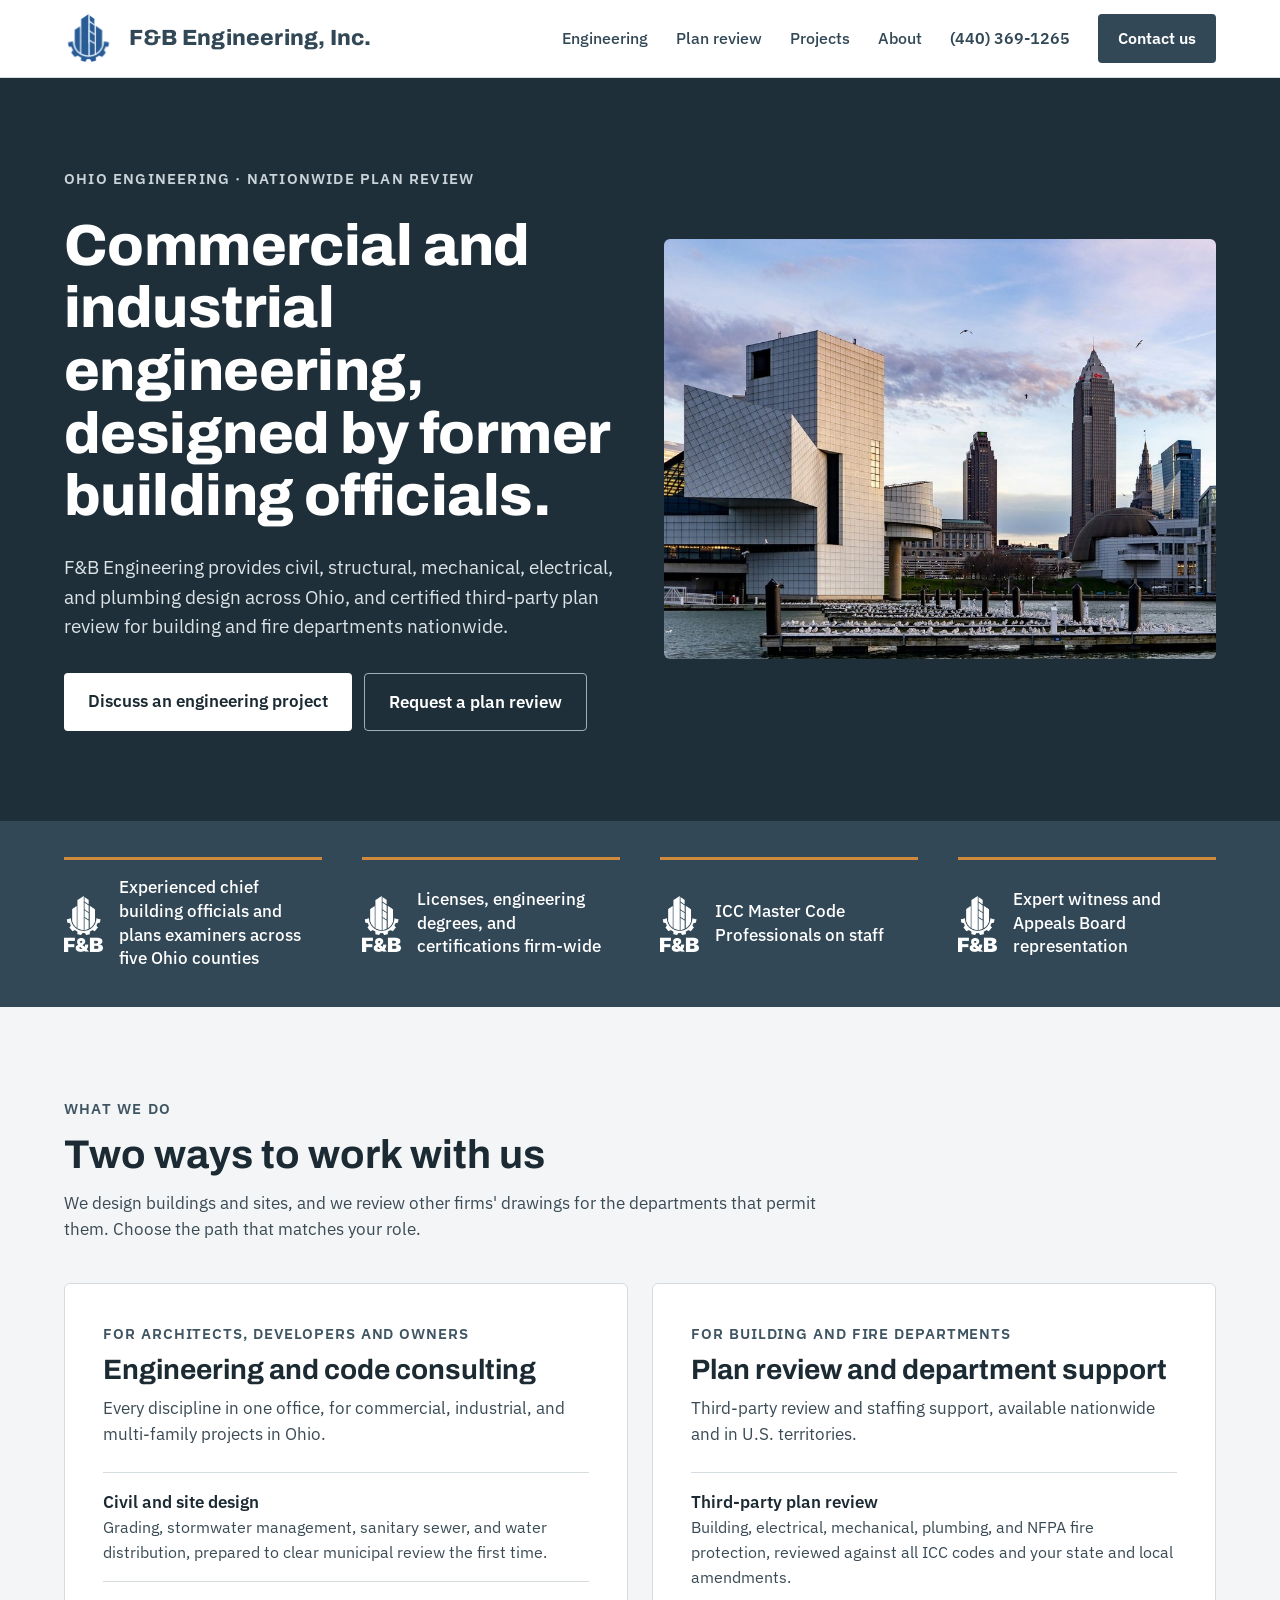
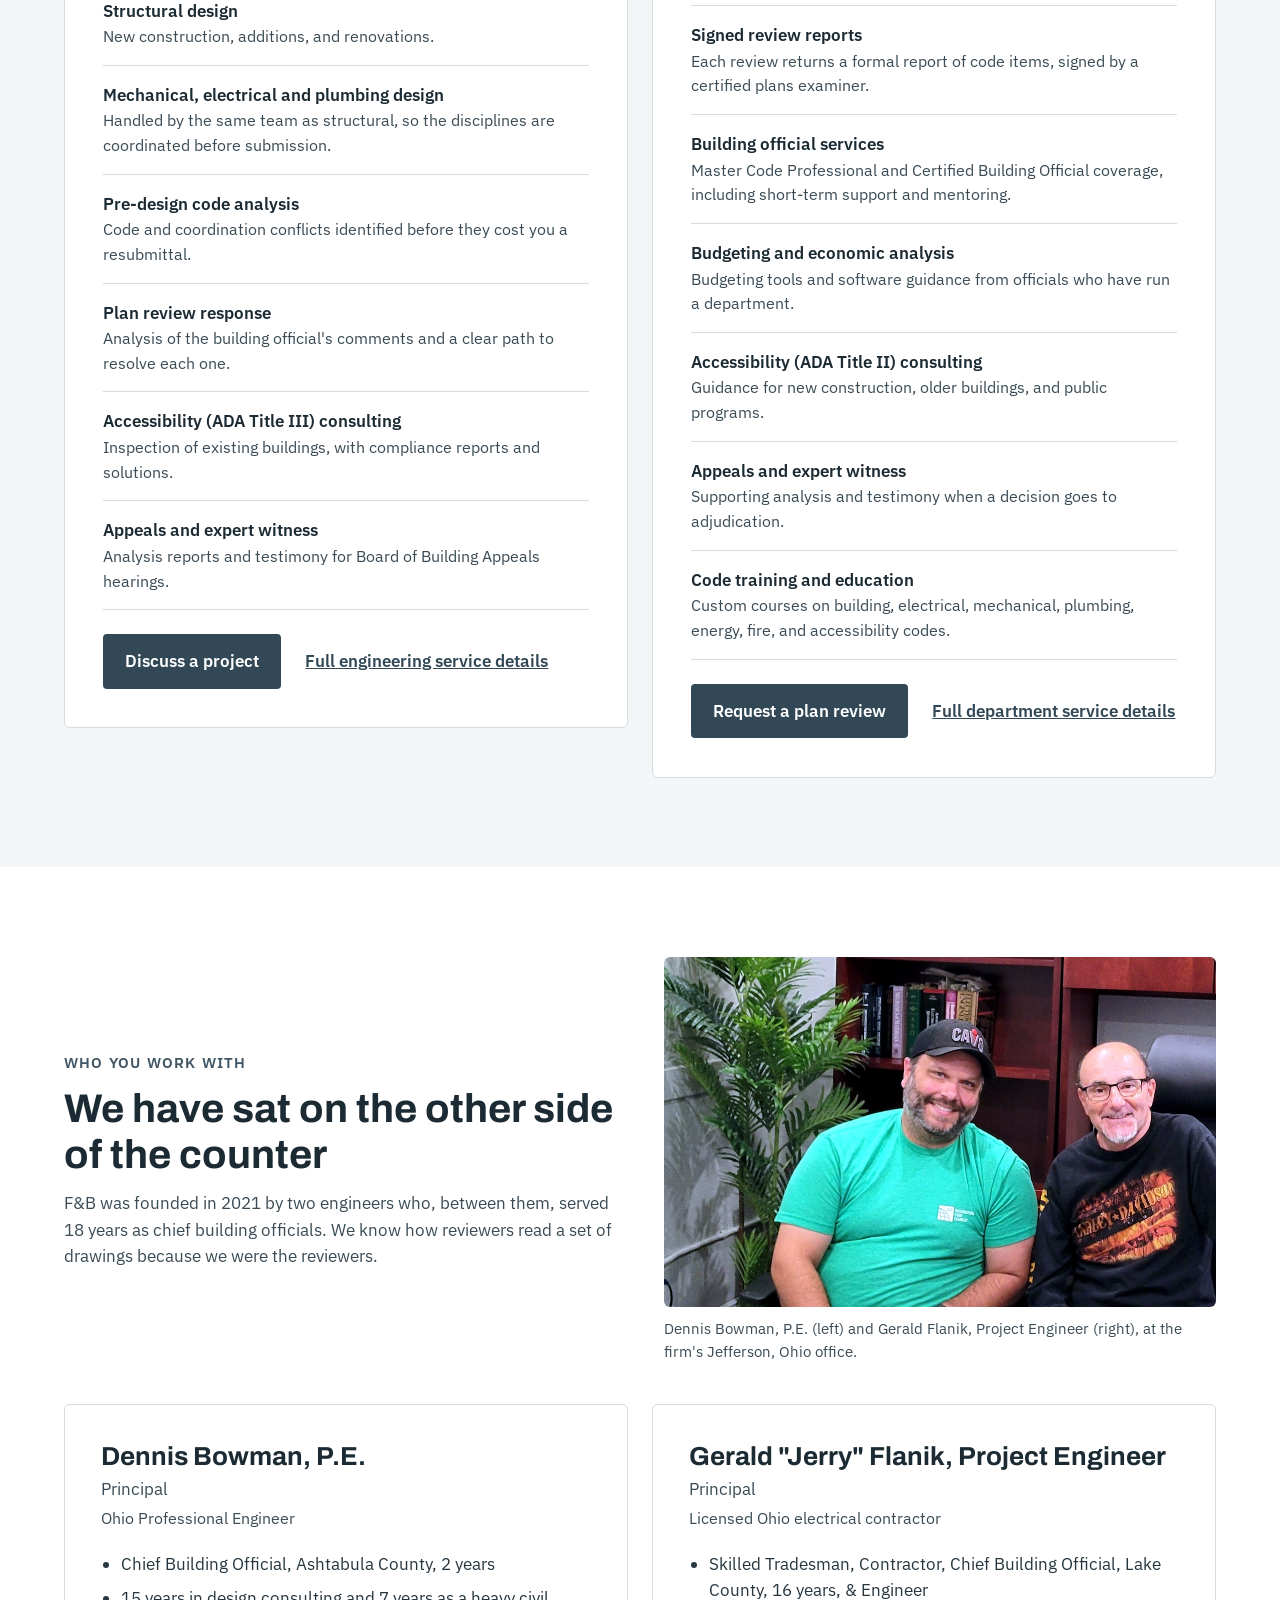
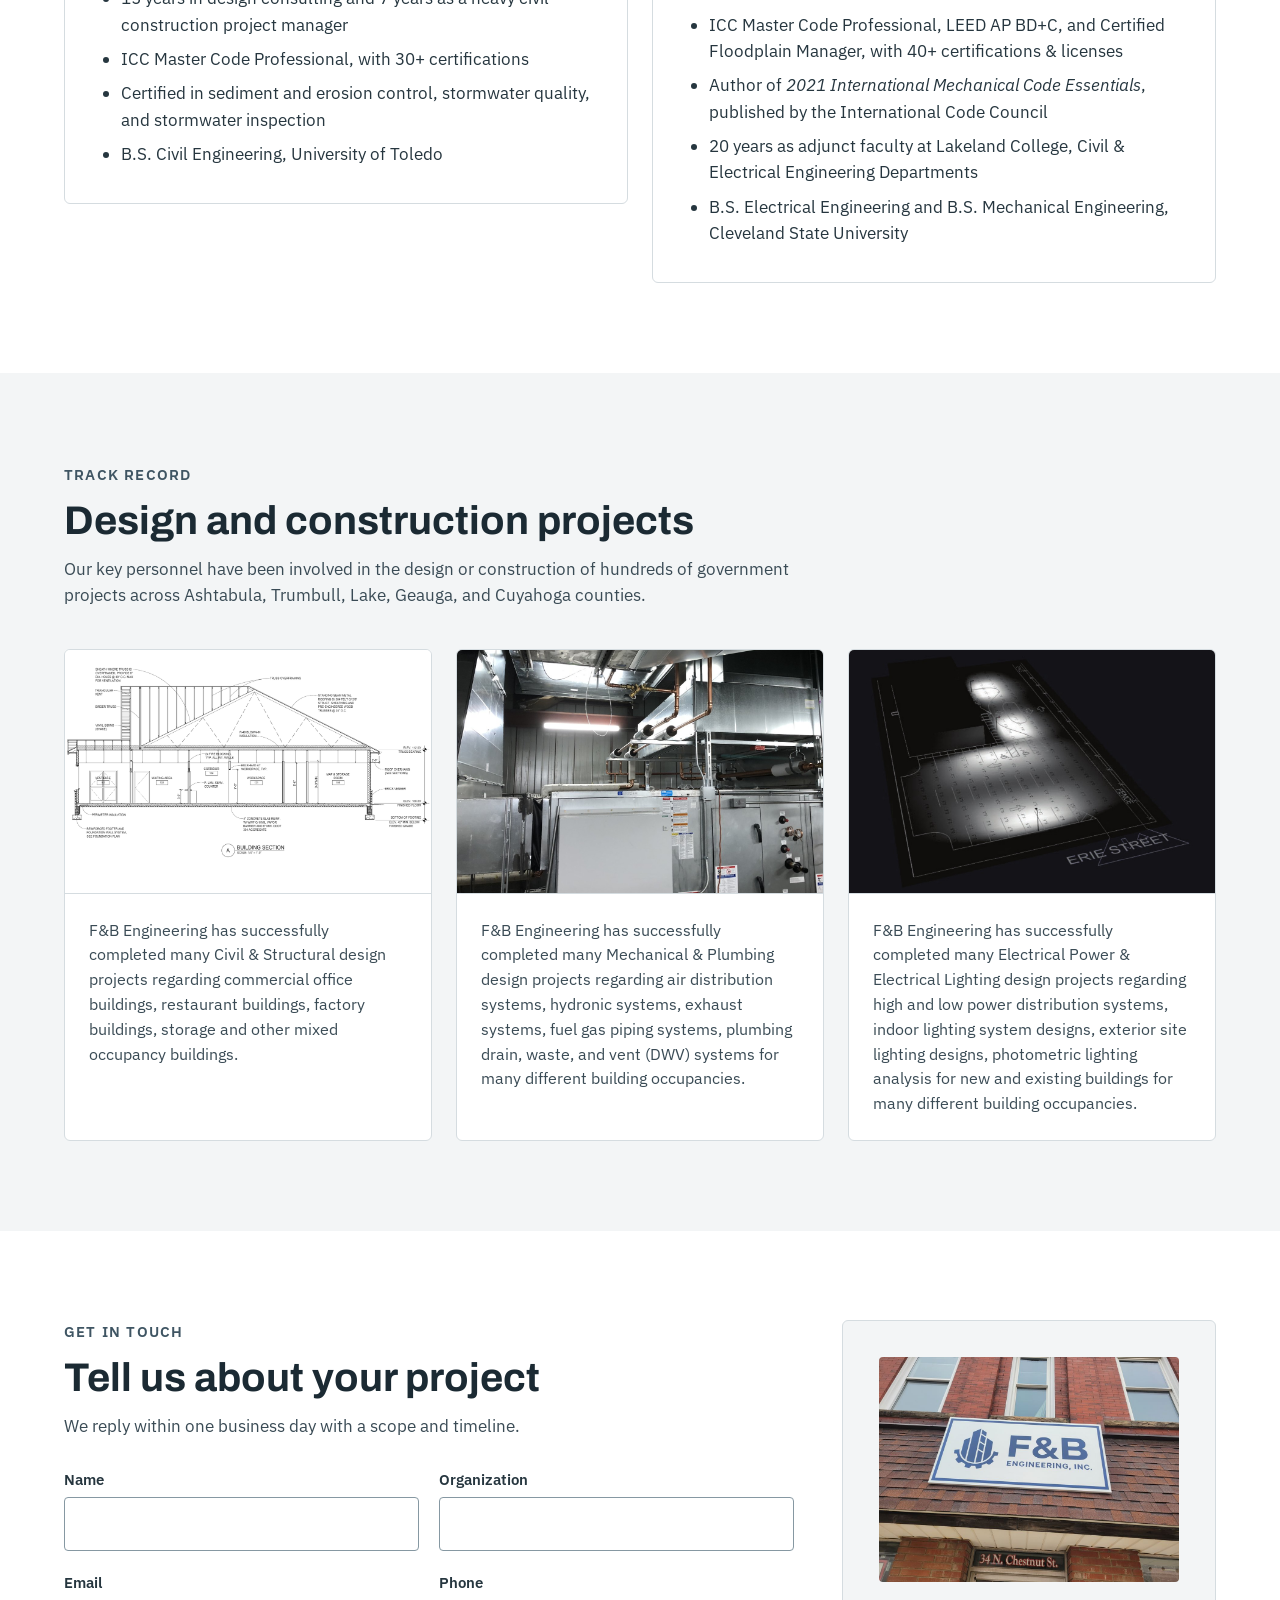
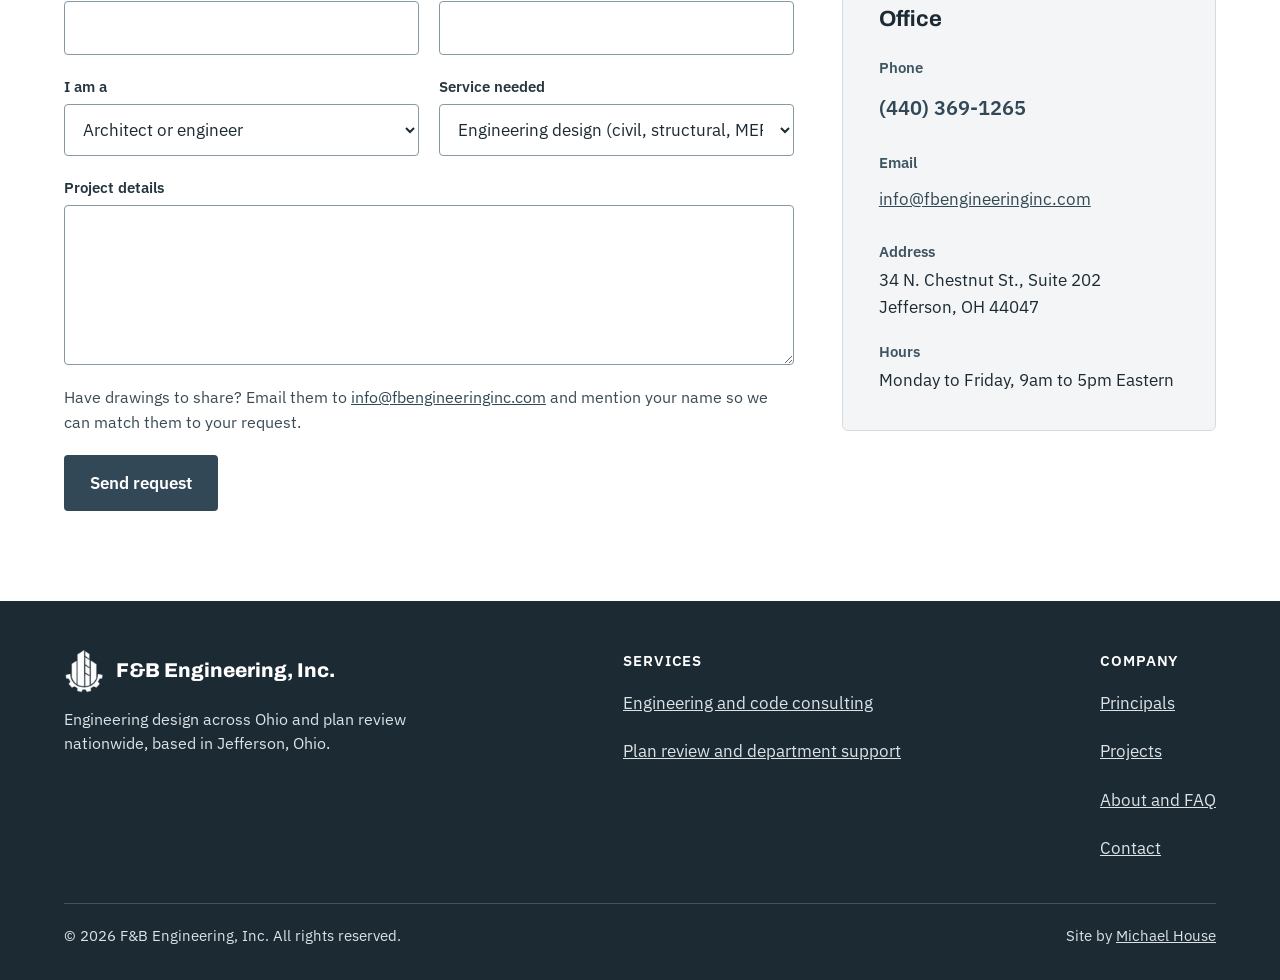
<file: index.html>
<!DOCTYPE html>
<html lang="en">
<head>
<meta charset="utf-8">
<meta name="viewport" content="width=device-width, initial-scale=1">
<title>F&amp;B Engineering, Inc. | Ohio Engineering and Nationwide Plan Review</title>
<meta name="description" content="Civil, structural, mechanical, electrical, and plumbing design across Ohio, and certified third-party plan review for building and fire departments nationwide. Founded by two former chief building officials.">
<meta name="theme-color" content="#1F2F39">
<link rel="canonical" href="https://www.fbengineeringinc.com/">
<meta property="og:type" content="website">
<meta property="og:site_name" content="F&amp;B Engineering, Inc.">
<meta property="og:title" content="F&amp;B Engineering, Inc. | Ohio Engineering and Nationwide Plan Review">
<meta property="og:description" content="Civil, structural, mechanical, electrical, and plumbing design across Ohio, and certified third-party plan review for building and fire departments nationwide. Founded by two former chief building officials.">
<meta property="og:url" content="https://www.fbengineeringinc.com/">
<meta property="og:image" content="https://www.fbengineeringinc.com/og-image.jpg">
<meta property="og:image:width" content="1200">
<meta property="og:image:height" content="630">
<meta property="og:image:alt" content="F&amp;B Engineering, Inc. Ohio engineering and nationwide plan review.">
<meta name="twitter:card" content="summary_large_image">
<meta name="twitter:title" content="F&amp;B Engineering, Inc. | Ohio Engineering and Nationwide Plan Review">
<meta name="twitter:description" content="Civil, structural, mechanical, electrical, and plumbing design across Ohio, and certified third-party plan review for building and fire departments nationwide. Founded by two former chief building officials.">
<meta name="twitter:image" content="https://www.fbengineeringinc.com/og-image.jpg">
<meta name="robots" content="index, follow">
<link rel="icon" type="image/png" sizes="32x32" href="images/favicon-32.png">
<link rel="apple-touch-icon" sizes="180x180" href="images/apple-touch-icon.png">
<link rel="preconnect" href="https://fonts.googleapis.com">
<link rel="preconnect" href="https://fonts.gstatic.com" crossorigin>
<link rel="stylesheet" href="https://fonts.googleapis.com/css2?family=Archivo:wght@500;600;700;800&amp;family=IBM+Plex+Sans:wght@400;500;600&amp;display=swap">
<link rel="stylesheet" href="css/site.css">
<script type="application/ld+json">{"@context":"https://schema.org","@type":"ProfessionalService","name":"F&B Engineering","legalName":"F&B Engineering, Inc.","description":"Civil, structural, mechanical, electrical, and plumbing design across Ohio, and certified third-party plan review for building and fire departments nationwide.","foundingDate":"2021","url":"https://www.fbengineeringinc.com/","image":"https://www.fbengineeringinc.com/og-image.jpg","telephone":"+1-440-369-1265","email":"info@fbengineeringinc.com","address":{"@type":"PostalAddress","streetAddress":"34 N. Chestnut St., Suite 202","addressLocality":"Jefferson","addressRegion":"OH","postalCode":"44047","addressCountry":"US"},"areaServed":[{"@type":"State","name":"Ohio"},{"@type":"Country","name":"United States"}],"priceRange":"$$","openingHoursSpecification":{"@type":"OpeningHoursSpecification","dayOfWeek":["Monday","Tuesday","Wednesday","Thursday","Friday"],"opens":"09:00","closes":"17:00"}}</script>
</head>
<body>
<a class="skip" href="#main">Skip to main content</a>

<header class="site-header">
<div class="bar">
<a class="brand" href="#top">
<img src="images/logo-blue.png" alt="" width="53" height="48">
<span>F&amp;B Engineering, Inc.</span>
</a>
<nav class="nav" aria-label="Main">
<a href="#engineering">Engineering</a>
<a href="#plan-review">Plan review</a>
<a href="#projects">Projects</a>
<a href="#principals">About</a>
<a href="tel:+14403691265" class="tel">(440) 369-1265</a>
<a class="btn" href="#contact">Contact us</a>
</nav>
</div>
</header>

<main id="main">

<section id="top" class="hero">
<div class="hero-grid">
<div class="hero-copy">
<div class="eyebrow">Ohio engineering · Nationwide plan review</div>
<h1>Commercial and industrial engineering, designed by former building officials.</h1>
<p>F&amp;B Engineering provides civil, structural, mechanical, electrical, and plumbing design across Ohio, and certified third-party plan review for building and fire departments nationwide.</p>
<div class="hero-actions">
<a class="btn btn-light" href="#contact">Discuss an engineering project</a>
<a class="btn btn-outline" href="#contact">Request a plan review</a>
</div>
</div>
<img class="hero-photo" src="images/hero-cleveland.jpg" alt="Cleveland, Ohio skyline across the water" width="1600" height="700" fetchpriority="high">
</div>
</section>

<section class="glance" aria-label="Firm at a glance">
<ul>
<li><img src="images/fb-mark-white.png" alt="" width="39" height="56">Experienced chief building officials and plans examiners across five Ohio counties</li>
<li><img src="images/fb-mark-white.png" alt="" width="39" height="56">Licenses, engineering degrees, and certifications firm-wide</li>
<li><img src="images/fb-mark-white.png" alt="" width="39" height="56">ICC Master Code Professionals on staff</li>
<li><img src="images/fb-mark-white.png" alt="" width="39" height="56">Expert witness and Appeals Board representation</li>
</ul>
</section>

<section class="section alt">
<div class="inner">
<div class="intro">
<div class="eyebrow">What we do</div>
<h2>Two ways to work with us</h2>
<p>We design buildings and sites, and we review other firms' drawings for the departments that permit them. Choose the path that matches your role.</p>
</div>
<div class="cols">

<article id="engineering" class="card">
<div class="card-head">
<div class="eyebrow">For architects, developers and owners</div>
<h3>Engineering and code consulting</h3>
<p>Every discipline in one office, for commercial, industrial, and multi-family projects in Ohio.</p>
</div>
<ul class="rows">
<li><strong>Civil and site design</strong><span>Grading, stormwater management, sanitary sewer, and water distribution, prepared to clear municipal review the first time.</span></li>
<li><strong>Structural design</strong><span>New construction, additions, and renovations.</span></li>
<li><strong>Mechanical, electrical and plumbing design</strong><span>Handled by the same team as structural, so the disciplines are coordinated before submission.</span></li>
<li><strong>Pre-design code analysis</strong><span>Code and coordination conflicts identified before they cost you a resubmittal.</span></li>
<li><strong>Plan review response</strong><span>Analysis of the building official's comments and a clear path to resolve each one.</span></li>
<li><strong>Accessibility (ADA Title III) consulting</strong><span>Inspection of existing buildings, with compliance reports and solutions.</span></li>
<li><strong>Appeals and expert witness</strong><span>Analysis reports and testimony for Board of Building Appeals hearings.</span></li>
</ul>
<div class="card-actions">
<a class="btn" href="#contact">Discuss a project</a>
<a class="more" href="engineering.html">Full engineering service details</a>
</div>
</article>

<article id="plan-review" class="card">
<div class="card-head">
<div class="eyebrow">For building and fire departments</div>
<h3>Plan review and department support</h3>
<p>Third-party review and staffing support, available nationwide and in U.S. territories.</p>
</div>
<ul class="rows">
<li><strong>Third-party plan review</strong><span>Building, electrical, mechanical, plumbing, and NFPA fire protection, reviewed against all ICC codes and your state and local amendments.</span></li>
<li><strong>Signed review reports</strong><span>Each review returns a formal report of code items, signed by a certified plans examiner.</span></li>
<li><strong>Building official services</strong><span>Master Code Professional and Certified Building Official coverage, including short-term support and mentoring.</span></li>
<li><strong>Budgeting and economic analysis</strong><span>Budgeting tools and software guidance from officials who have run a department.</span></li>
<li><strong>Accessibility (ADA Title II) consulting</strong><span>Guidance for new construction, older buildings, and public programs.</span></li>
<li><strong>Appeals and expert witness</strong><span>Supporting analysis and testimony when a decision goes to adjudication.</span></li>
<li><strong>Code training and education</strong><span>Custom courses on building, electrical, mechanical, plumbing, energy, fire, and accessibility codes.</span></li>
</ul>
<div class="card-actions">
<a class="btn" href="#contact">Request a plan review</a>
<a class="more" href="plan-review.html">Full department service details</a>
</div>
</article>

</div>
</div>
</section>

<section id="principals" class="section">
<div class="inner">
<div class="duo">
<div class="intro">
<div class="eyebrow">Who you work with</div>
<h2>We have sat on the other side of the counter</h2>
<p>F&amp;B was founded in 2021 by two engineers who, between them, served 18 years as chief building officials. We know how reviewers read a set of drawings because we were the reviewers.</p>
</div>
<figure>
<img src="images/fbe-principals-photo.jpg" alt="Dennis Bowman, P.E. (left) and Gerald Flanik, Project Engineer (right), at the firm's office in Jefferson, Ohio" width="1100" height="698" loading="lazy">
<figcaption>Dennis Bowman, P.E. (left) and Gerald Flanik, Project Engineer (right), at the firm's Jefferson, Ohio office.</figcaption>
</figure>
</div>
<div class="cols">

<article class="bio">
<div class="bio-head">
<div class="bio-id">
<h3>Dennis Bowman, P.E.</h3>
<p>Principal</p>
<p class="lic">Ohio Professional Engineer</p>
</div>
</div>
<ul>
<li>Chief Building Official, Ashtabula County, 2 years</li>
<li>15 years in design consulting and 7 years as a heavy civil construction project manager</li>
<li>ICC Master Code Professional, with 30+ certifications</li>
<li>Certified in sediment and erosion control, stormwater quality, and stormwater inspection</li>
<li>B.S. Civil Engineering, University of Toledo</li>
</ul>
</article>

<article class="bio">
<div class="bio-head">
<div class="bio-id">
<h3>Gerald "Jerry" Flanik, Project Engineer</h3>
<p>Principal</p>
<p class="lic">Licensed Ohio electrical contractor</p>
</div>
</div>
<ul>
<li>Skilled Tradesman, Contractor, Chief Building Official, Lake County, 16 years, &amp; Engineer</li>
<li>ICC Master Code Professional, LEED AP BD+C, and Certified Floodplain Manager, with 40+ certifications &amp; licenses</li>
<li>Author of <em>2021 International Mechanical Code Essentials</em>, published by the International Code Council</li>
<li>20 years as adjunct faculty at Lakeland College, Civil &amp; Electrical Engineering Departments</li>
<li>B.S. Electrical Engineering and B.S. Mechanical Engineering, Cleveland State University</li>
</ul>
</article>

</div>
</div>
</section>

<section id="projects" class="section alt">
<div class="inner">
<div class="intro">
<div class="eyebrow">Track record</div>
<h2>Design and construction projects</h2>
<p>Our key personnel have been involved in the design or construction of hundreds of government projects across Ashtabula, Trumbull, Lake, Geauga, and Cuyahoga counties.</p>
</div>
<div class="tiles">
<article class="tile">
<img src="images/project-civil-structural.png" alt="Building section drawing of a single-story office building with wood roof trusses" width="1200" height="800" loading="lazy">
<p>F&amp;B Engineering has successfully completed many Civil &amp; Structural design projects regarding commercial office buildings, restaurant buildings, factory buildings, storage and other mixed occupancy buildings.</p>
</article>
<article class="tile">
<img src="images/project-mechanical-plumbing.jpg" alt="Mechanical room with air handling units, ductwork, and copper hydronic piping" width="1200" height="800" loading="lazy">
<p>F&amp;B Engineering has successfully completed many Mechanical &amp; Plumbing design projects regarding air distribution systems, hydronic systems, exhaust systems, fuel gas piping systems, plumbing drain, waste, and vent (DWV) systems for many different building occupancies.</p>
</article>
<article class="tile">
<img src="images/project-electrical-lighting.jpg" alt="Site lighting rendering of a parking lot along Erie Street, showing calculated light levels" width="1200" height="800" loading="lazy">
<p>F&amp;B Engineering has successfully completed many Electrical Power &amp; Electrical Lighting design projects regarding high and low power distribution systems, indoor lighting system designs, exterior site lighting designs, photometric lighting analysis for new and existing buildings for many different building occupancies.</p>
</article>
</div>
<template id="featured-projects">
<h3 class="subhead">Selected projects</h3>
<div class="tiles">
<article class="tile">
<img src="images/REPLACE.jpg" alt="" width="1200" height="800" loading="lazy">
<div class="tile-body">
<div class="eyebrow">Client or municipality</div>
<h4>Project name</h4>
<p>Scope: disciplines, building type, size</p>
<p>Result: review cycles, schedule</p>
</div>
</article>
<article class="tile">
<img src="images/REPLACE.jpg" alt="" width="1200" height="800" loading="lazy">
<div class="tile-body">
<div class="eyebrow">Client or municipality</div>
<h4>Project name</h4>
<p>Scope: disciplines, building type, size</p>
<p>Result: review cycles, schedule</p>
</div>
</article>
<article class="tile">
<img src="images/REPLACE.jpg" alt="" width="1200" height="800" loading="lazy">
<div class="tile-body">
<div class="eyebrow">Client or municipality</div>
<h4>Project name</h4>
<p>Scope: disciplines, building type, size</p>
<p>Result: review cycles, schedule</p>
</div>
</article>
</div>
</template>
</div>
</section>

<section id="contact" class="section">
<div class="contact">

<div class="contact-main">
<div class="intro">
<div class="eyebrow">Get in touch</div>
<h2 class="title">Tell us about your project</h2>
<p>We reply within one business day with a scope and timeline.</p>
</div>
<form class="form" id="contact-form" action="https://formspree.io/f/xgogbkdp" method="post">
<div class="field">
<label for="f-name">Name</label>
<input id="f-name" name="name" type="text" autocomplete="name" required>
</div>
<div class="field">
<label for="f-org">Organization</label>
<input id="f-org" name="organization" type="text" autocomplete="organization">
</div>
<div class="field">
<label for="f-email">Email</label>
<input id="f-email" name="email" type="email" autocomplete="email" required>
</div>
<div class="field">
<label for="f-phone">Phone</label>
<input id="f-phone" name="phone" type="tel" autocomplete="tel">
</div>
<div class="field">
<label for="f-role">I am a</label>
<select id="f-role" name="role">
<option>Architect or engineer</option>
<option>Developer or building owner</option>
<option>Building or fire department</option>
<option>Attorney</option>
<option>Other</option>
</select>
</div>
<div class="field">
<label for="f-service">Service needed</label>
<select id="f-service" name="service">
<option>Engineering design (civil, structural, MEP)</option>
<option>Third-party plan review</option>
<option>Code consulting</option>
<option>Building department support</option>
<option>Accessibility (ADA) consulting</option>
<option>Appeals or expert witness</option>
<option>Training and education</option>
</select>
</div>
<div class="field wide">
<label for="f-details">Project details</label>
<textarea id="f-details" name="message" rows="5" required></textarea>
</div>
<div class="trap" aria-hidden="true">
<label for="f-site">Leave this field empty</label>
<input id="f-site" name="_gotcha" type="text" tabindex="-1" autocomplete="off">
</div>
<p class="form-note wide">Have drawings to share? Email them to <a href="mailto:info@fbengineeringinc.com">info@fbengineeringinc.com</a> and mention your name so we can match them to your request.</p>
<p class="form-error wide" id="form-error" role="alert" hidden>Something went wrong sending your request. Please email <a href="mailto:info@fbengineeringinc.com">info@fbengineeringinc.com</a> or call <a href="tel:+14403691265">(440) 369-1265</a>.</p>
<div class="wide">
<button class="btn" type="submit">Send request</button>
</div>
</form>
<div class="form-done" id="form-done" tabindex="-1" hidden>
<h3>Request received</h3>
<p>Thank you. We will be in touch within one business day.</p>
</div>
</div>

<aside class="office" aria-label="Office">
<img src="images/office-storefront.jpg" alt="F&amp;B Engineering, Inc. storefront sign in Jefferson, Ohio" width="1000" height="750" loading="lazy">
<h3>Office</h3>
<dl>
<div>
<dt>Phone</dt>
<dd><a href="tel:+14403691265" class="phone">(440) 369-1265</a></dd>
</div>
<div>
<dt>Email</dt>
<dd><a href="mailto:info@fbengineeringinc.com">info@fbengineeringinc.com</a></dd>
</div>
<div>
<dt>Address</dt>
<dd>34 N. Chestnut St., Suite 202<br>Jefferson, OH 44047</dd>
</div>
<div>
<dt>Hours</dt>
<dd>Monday to Friday, 9am to 5pm Eastern</dd>
</div>
</dl>
</aside>

</div>
</section>

</main>

<footer class="site-footer">
<div class="footer-inner">
<div class="footer-top">
<div class="footer-brand">
<div class="brand">
<img src="images/logo-mark-white.png" alt="" width="40" height="44" loading="lazy">
<span>F&amp;B Engineering, Inc.</span>
</div>
<p>Engineering design across Ohio and plan review nationwide, based in Jefferson, Ohio.</p>
</div>
<div class="footer-col">
<h2>Services</h2>
<a href="#engineering">Engineering and code consulting</a>
<a href="#plan-review">Plan review and department support</a>
</div>
<div class="footer-col">
<h2>Company</h2>
<a href="#principals">Principals</a>
<a href="#projects">Projects</a>
<a href="about.html">About and FAQ</a>
<a href="#contact">Contact</a>
</div>
</div>
<div class="footer-bottom">
<span>&copy; 2026 F&amp;B Engineering, Inc. All rights reserved.</span>
<span>Site by <a href="https://michaelhouse.dev/" target="_blank" rel="noopener">Michael House</a></span>
</div>
</div>
</footer>
<script src="js/site.js" defer></script>
</body>
</html>
</file>
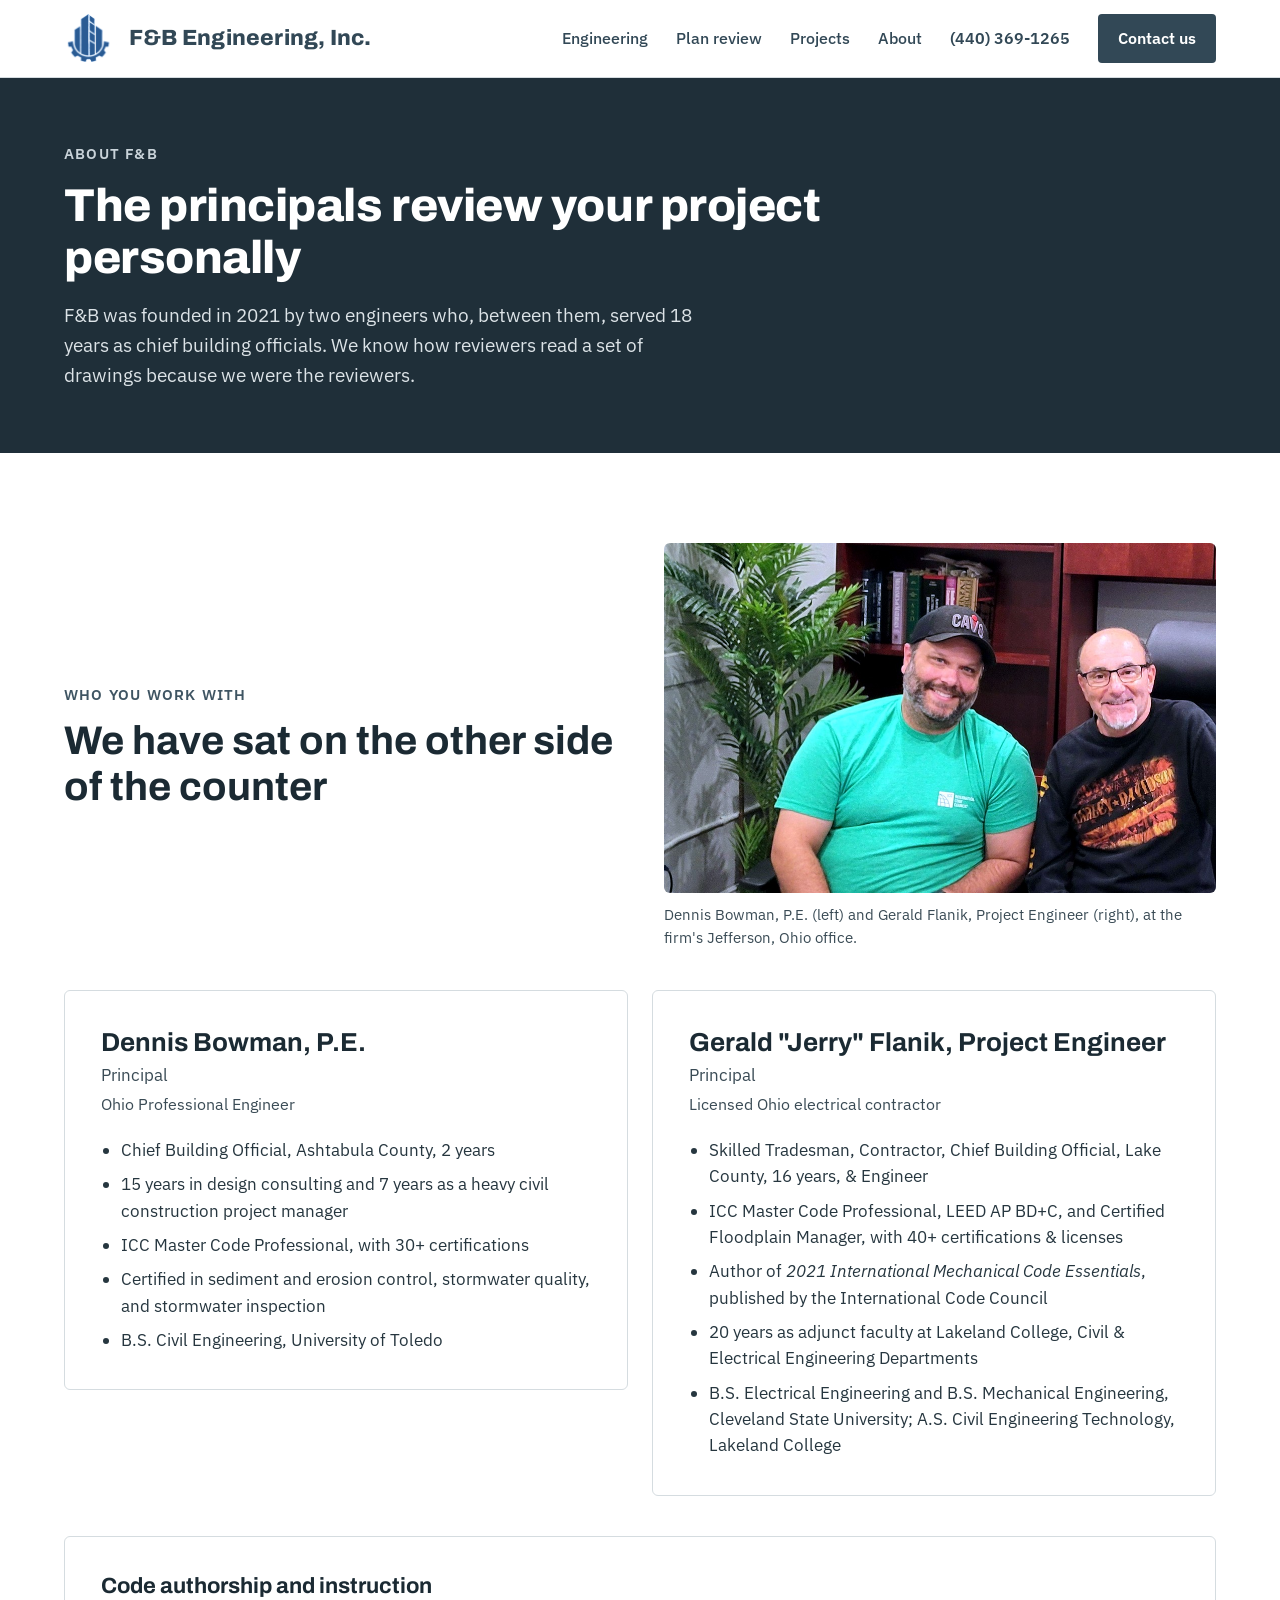
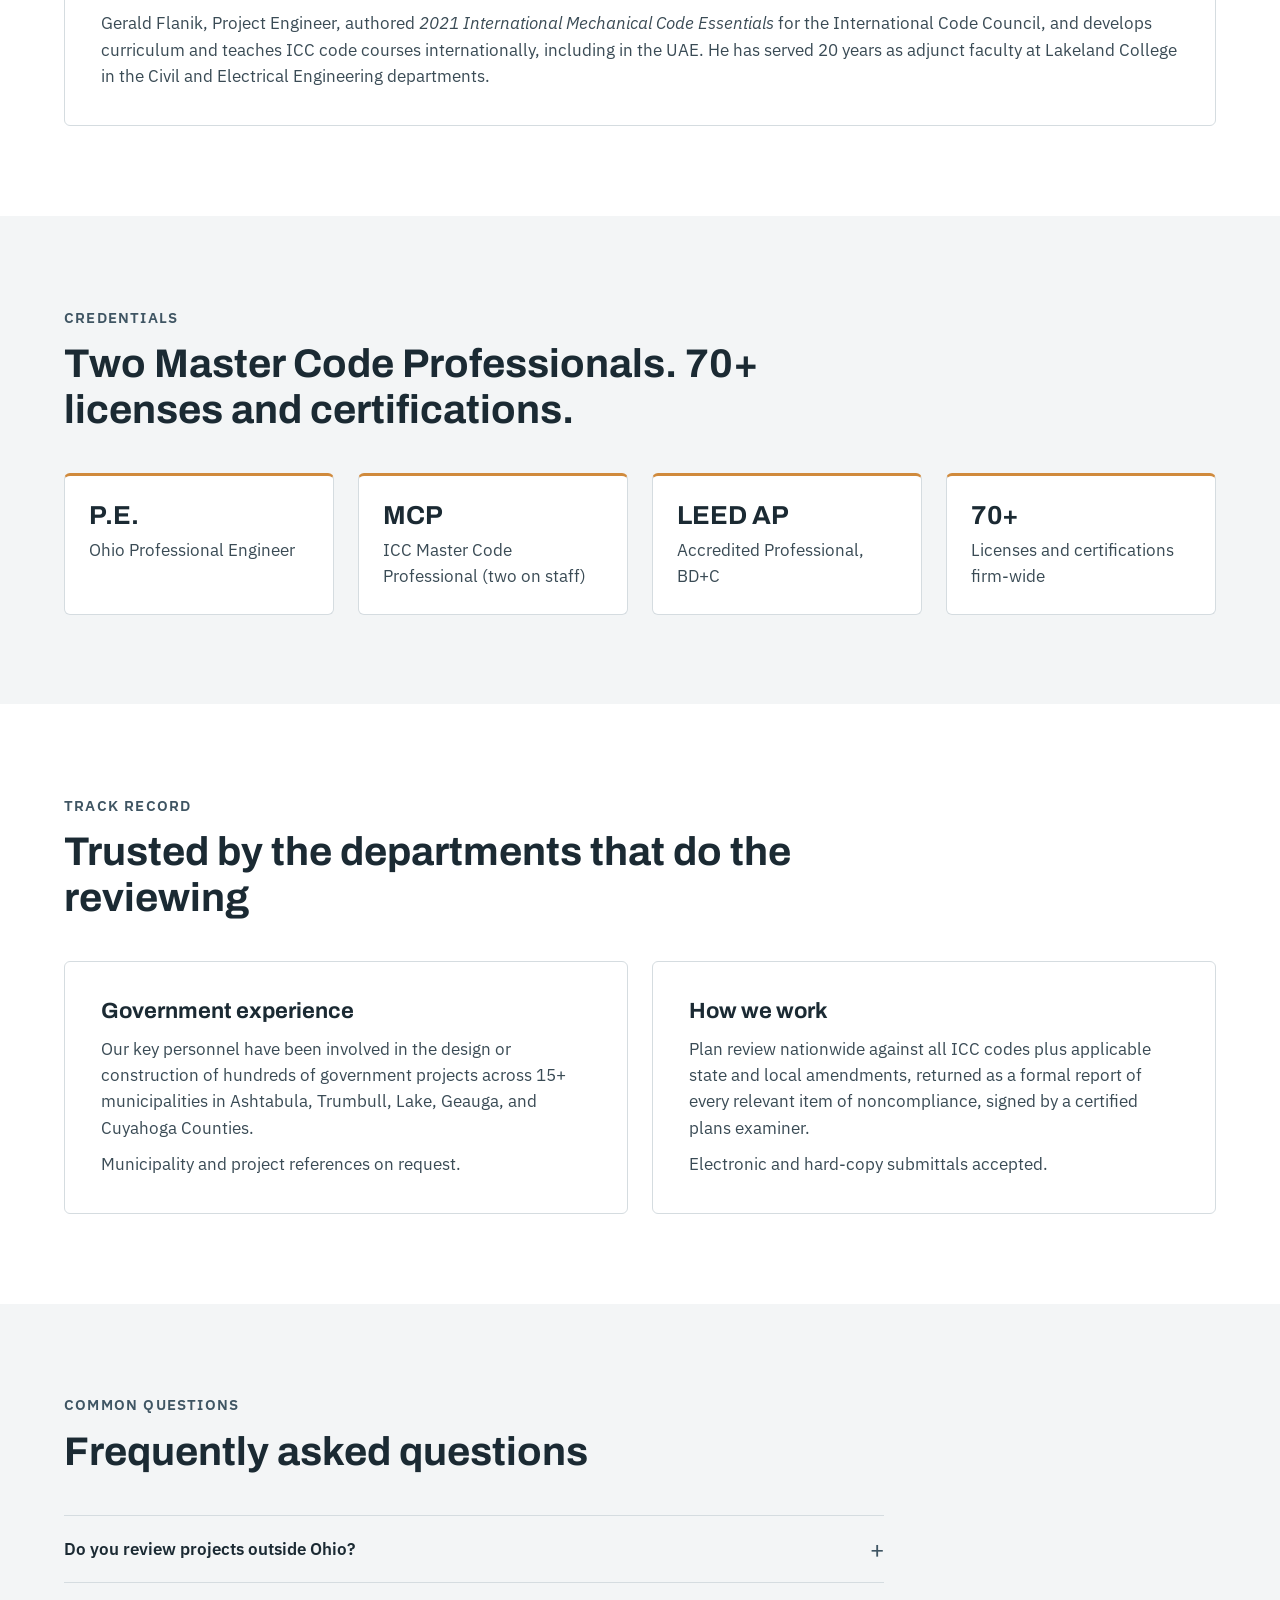
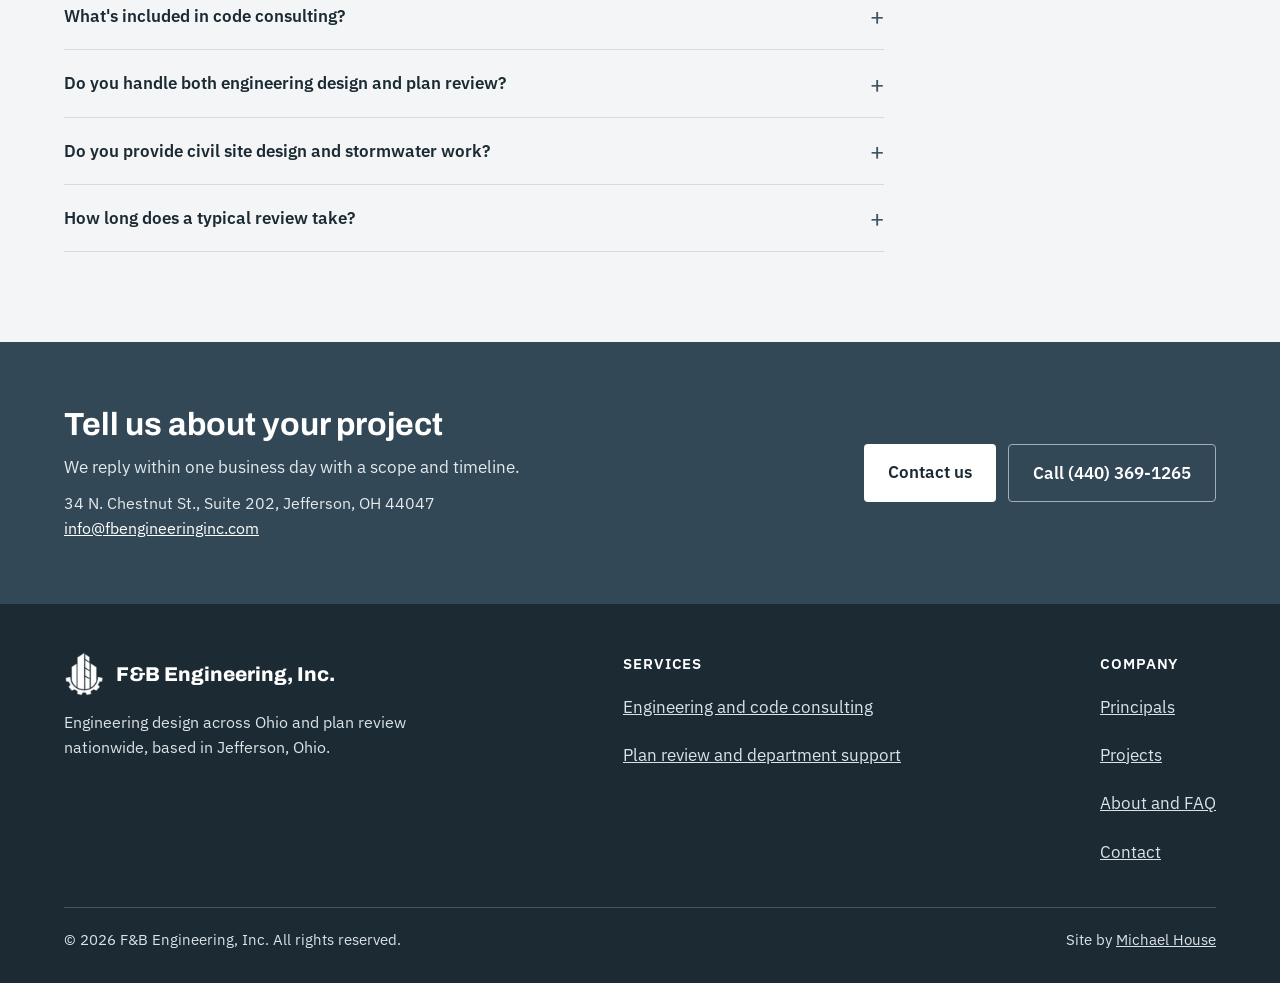
<file: about.html>
<!DOCTYPE html>
<html lang="en">
<head>
<meta charset="utf-8">
<meta name="viewport" content="width=device-width, initial-scale=1">
<title>About and FAQ | F&amp;B Engineering, Inc.</title>
<meta name="description" content="F&amp;B Engineering was founded in 2021 by two former chief building officials. Meet the principals, see the credentials behind the firm, and read answers to common questions.">
<meta name="theme-color" content="#1F2F39">
<link rel="canonical" href="https://www.fbengineeringinc.com/about.html">
<meta property="og:type" content="website">
<meta property="og:site_name" content="F&amp;B Engineering, Inc.">
<meta property="og:title" content="About and FAQ | F&amp;B Engineering, Inc.">
<meta property="og:description" content="F&amp;B Engineering was founded in 2021 by two former chief building officials. Meet the principals, see the credentials behind the firm, and read answers to common questions.">
<meta property="og:url" content="https://www.fbengineeringinc.com/about.html">
<meta property="og:image" content="https://www.fbengineeringinc.com/og-image.jpg">
<meta property="og:image:width" content="1200">
<meta property="og:image:height" content="630">
<meta property="og:image:alt" content="F&amp;B Engineering, Inc. Ohio engineering and nationwide plan review.">
<meta name="twitter:card" content="summary_large_image">
<meta name="twitter:title" content="About and FAQ | F&amp;B Engineering, Inc.">
<meta name="twitter:description" content="F&amp;B Engineering was founded in 2021 by two former chief building officials. Meet the principals, see the credentials behind the firm, and read answers to common questions.">
<meta name="twitter:image" content="https://www.fbengineeringinc.com/og-image.jpg">
<meta name="robots" content="index, follow">
<link rel="icon" type="image/png" sizes="32x32" href="images/favicon-32.png">
<link rel="apple-touch-icon" sizes="180x180" href="images/apple-touch-icon.png">
<link rel="preconnect" href="https://fonts.googleapis.com">
<link rel="preconnect" href="https://fonts.gstatic.com" crossorigin>
<link rel="stylesheet" href="https://fonts.googleapis.com/css2?family=Archivo:wght@500;600;700;800&amp;family=IBM+Plex+Sans:wght@400;500;600&amp;display=swap">
<link rel="stylesheet" href="css/site.css">
<script type="application/ld+json">{"@context":"https://schema.org","@type":"ProfessionalService","name":"F&B Engineering","legalName":"F&B Engineering, Inc.","description":"Civil, structural, mechanical, electrical, and plumbing design across Ohio, and certified third-party plan review for building and fire departments nationwide.","foundingDate":"2021","url":"https://www.fbengineeringinc.com/","image":"https://www.fbengineeringinc.com/og-image.jpg","telephone":"+1-440-369-1265","email":"info@fbengineeringinc.com","address":{"@type":"PostalAddress","streetAddress":"34 N. Chestnut St., Suite 202","addressLocality":"Jefferson","addressRegion":"OH","postalCode":"44047","addressCountry":"US"},"areaServed":[{"@type":"State","name":"Ohio"},{"@type":"Country","name":"United States"}],"priceRange":"$$","openingHoursSpecification":{"@type":"OpeningHoursSpecification","dayOfWeek":["Monday","Tuesday","Wednesday","Thursday","Friday"],"opens":"09:00","closes":"17:00"}}</script>
</head>
<body>
<a class="skip" href="#main">Skip to main content</a>

<header class="site-header">
<div class="bar">
<a class="brand" href="index.html">
<img src="images/logo-blue.png" alt="" width="53" height="48">
<span>F&amp;B Engineering, Inc.</span>
</a>
<nav class="nav" aria-label="Main">
<a href="index.html#engineering">Engineering</a>
<a href="index.html#plan-review">Plan review</a>
<a href="index.html#projects">Projects</a>
<a href="about.html" aria-current="page">About</a>
<a href="tel:+14403691265" class="tel">(440) 369-1265</a>
<a class="btn" href="contact.html">Contact us</a>
</nav>
</div>
</header>
<main id="main">

<section class="hero compact">
<div class="inner">
<div class="hero-copy">
<div class="eyebrow">About F&amp;B</div>
<h1>The principals review your project personally</h1>
<p>F&amp;B was founded in 2021 by two engineers who, between them, served 18 years as chief building officials. We know how reviewers read a set of drawings because we were the reviewers.</p>
</div>
</div>
</section>

<section id="principals" class="section">
<div class="inner">
<div class="duo">
<div class="intro">
<div class="eyebrow">Who you work with</div>
<h2>We have sat on the other side of the counter</h2>
</div>
<figure>
<img src="images/fbe-principals-photo.jpg" alt="Dennis Bowman, P.E. (left) and Gerald Flanik, Project Engineer (right), at the firm's office in Jefferson, Ohio" width="1100" height="698" loading="lazy">
<figcaption>Dennis Bowman, P.E. (left) and Gerald Flanik, Project Engineer (right), at the firm's Jefferson, Ohio office.</figcaption>
</figure>
</div>
<div class="cols">

<article class="bio">
<div class="bio-head">
<div class="bio-id">
<h3>Dennis Bowman, P.E.</h3>
<p>Principal</p>
<p class="lic">Ohio Professional Engineer</p>
</div>
</div>
<ul>
<li>Chief Building Official, Ashtabula County, 2 years</li>
<li>15 years in design consulting and 7 years as a heavy civil construction project manager</li>
<li>ICC Master Code Professional, with 30+ certifications</li>
<li>Certified in sediment and erosion control, stormwater quality, and stormwater inspection</li>
<li>B.S. Civil Engineering, University of Toledo</li>
</ul>
</article>

<article class="bio">
<div class="bio-head">
<div class="bio-id">
<h3>Gerald "Jerry" Flanik, Project Engineer</h3>
<p>Principal</p>
<p class="lic">Licensed Ohio electrical contractor</p>
</div>
</div>
<ul>
<li>Skilled Tradesman, Contractor, Chief Building Official, Lake County, 16 years, &amp; Engineer</li>
<li>ICC Master Code Professional, LEED AP BD+C, and Certified Floodplain Manager, with 40+ certifications &amp; licenses</li>
<li>Author of <em>2021 International Mechanical Code Essentials</em>, published by the International Code Council</li>
<li>20 years as adjunct faculty at Lakeland College, Civil &amp; Electrical Engineering Departments</li>
<li>B.S. Electrical Engineering and B.S. Mechanical Engineering, Cleveland State University; A.S. Civil Engineering Technology, Lakeland College</li>
</ul>
</article>

</div>
<div class="note">
<h3>Code authorship and instruction</h3>
<p>Gerald Flanik, Project Engineer, authored <em>2021 International Mechanical Code Essentials</em> for the International Code Council, and develops curriculum and teaches ICC code courses internationally, including in the UAE. He has served 20 years as adjunct faculty at Lakeland College in the Civil and Electrical Engineering departments.</p>
</div>
</div>
</section>

<section id="credentials" class="section alt">
<div class="inner">
<div class="intro">
<div class="eyebrow">Credentials</div>
<h2>Two Master Code Professionals. 70+ licenses and certifications.</h2>
</div>
<ul class="creds">
<li><strong>P.E.</strong>Ohio Professional Engineer</li>
<li><strong>MCP</strong>ICC Master Code Professional (two on staff)</li>
<li><strong>LEED AP</strong>Accredited Professional, BD+C</li>
<li><strong>70+</strong>Licenses and certifications firm-wide</li>
</ul>
</div>
</section>

<section id="track-record" class="section">
<div class="inner">
<div class="intro">
<div class="eyebrow">Track record</div>
<h2>Trusted by the departments that do the reviewing</h2>
</div>
<div class="cols">
<div class="note">
<h3>Government experience</h3>
<p>Our key personnel have been involved in the design or construction of hundreds of government projects across 15+ municipalities in Ashtabula, Trumbull, Lake, Geauga, and Cuyahoga Counties.</p>
<p>Municipality and project references on request.</p>
</div>
<div class="note">
<h3>How we work</h3>
<p>Plan review nationwide against all ICC codes plus applicable state and local amendments, returned as a formal report of every relevant item of noncompliance, signed by a certified plans examiner.</p>
<p>Electronic and hard-copy submittals accepted.</p>
</div>
</div>
</div>
</section>

<section id="faq" class="section alt">
<div class="inner">
<div class="intro">
<div class="eyebrow">Common questions</div>
<h2>Frequently asked questions</h2>
</div>
<div class="faq">
<details>
<summary>Do you review projects outside Ohio?</summary>
<p>Yes. Engineering design services are focused on Ohio, where our principals are licensed. Third-party plan review is provided nationwide and in U.S. territories, against all ICC codes plus the specific state and local amendments that apply in your jurisdiction.</p>
</details>
<details>
<summary>What's included in code consulting?</summary>
<p>Jurisdiction-specific guidance on occupancy classification, alternative means of compliance, and code-official negotiation. We help you work through the gray areas of a project before they become resubmittal delays.</p>
</details>
<details>
<summary>Do you handle both engineering design and plan review?</summary>
<p>Yes, and it is unusual. Most firms do one or the other. Because our principals ran building departments before founding F&amp;B, design and review inform each other on every project, which is why our drawings tend to clear review the first time.</p>
</details>
<details>
<summary>Do you provide civil site design and stormwater work?</summary>
<p>Yes. Civil and site design is in-house, including grading, stormwater management and detention, sanitary sewer and water distribution systems, and land development planning. Specialty needs such as surveying, geotechnical investigation, and environmental work are subcontracted to trusted partners.</p>
</details>
<details>
<summary>How long does a typical review take?</summary>
<p>Turnaround depends on project complexity and the completeness of the submitted drawings. We'll give you a firm timeline once we've scoped the project, usually within one business day of your initial request.</p>
</details>
</div>
</div>
</section>

<section class="cta" aria-labelledby="cta-title">
<div class="cta-inner">
<div class="cta-copy">
<h2 id="cta-title">Tell us about your project</h2>
<p>We reply within one business day with a scope and timeline.</p>
<p class="cta-office">34 N. Chestnut St., Suite 202, Jefferson, OH 44047<br><a href="mailto:info@fbengineeringinc.com">info@fbengineeringinc.com</a></p>
</div>
<div class="cta-actions">
<a class="btn btn-light" href="contact.html">Contact us</a>
<a class="btn btn-outline" href="tel:+14403691265">Call (440) 369-1265</a>
</div>
</div>
</section>
</main>

<footer class="site-footer">
<div class="footer-inner">
<div class="footer-top">
<div class="footer-brand">
<div class="brand">
<img src="images/logo-mark-white.png" alt="" width="40" height="44" loading="lazy">
<span>F&amp;B Engineering, Inc.</span>
</div>
<p>Engineering design across Ohio and plan review nationwide, based in Jefferson, Ohio.</p>
</div>
<div class="footer-col">
<h2>Services</h2>
<a href="index.html#engineering">Engineering and code consulting</a>
<a href="index.html#plan-review">Plan review and department support</a>
</div>
<div class="footer-col">
<h2>Company</h2>
<a href="about.html#principals">Principals</a>
<a href="index.html#projects">Projects</a>
<a href="about.html">About and FAQ</a>
<a href="contact.html">Contact</a>
</div>
</div>
<div class="footer-bottom">
<span>&copy; 2026 F&amp;B Engineering, Inc. All rights reserved.</span>
<span>Site by <a href="https://michaelhouse.dev/" target="_blank" rel="noopener">Michael House</a></span>
</div>
</div>
</footer>
</body>
</html>
</file>
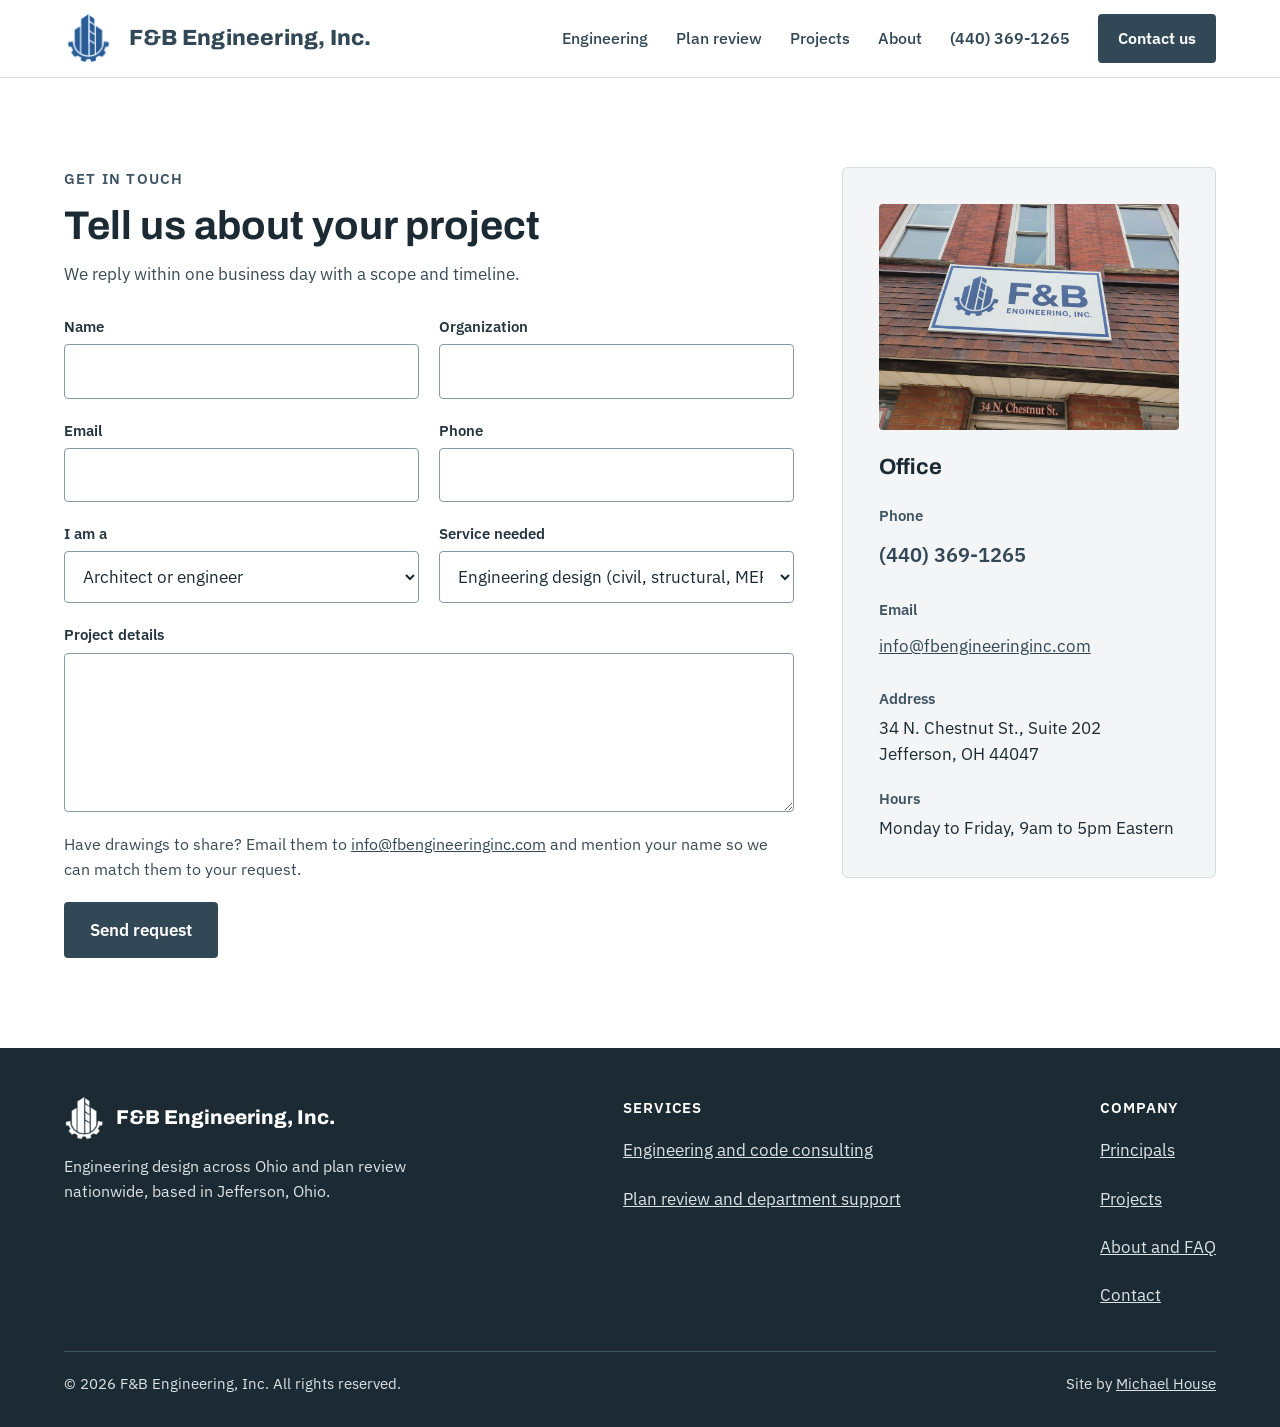
<file: contact.html>
<!DOCTYPE html>
<html lang="en">
<head>
<meta charset="utf-8">
<meta name="viewport" content="width=device-width, initial-scale=1">
<title>Contact | F&amp;B Engineering, Inc.</title>
<meta name="description" content="Contact F&amp;B Engineering in Jefferson, Ohio about engineering design, third-party plan review, or code consulting. We reply within one business day.">
<meta name="theme-color" content="#1F2F39">
<link rel="canonical" href="https://www.fbengineeringinc.com/contact.html">
<meta property="og:type" content="website">
<meta property="og:site_name" content="F&amp;B Engineering, Inc.">
<meta property="og:title" content="Contact | F&amp;B Engineering, Inc.">
<meta property="og:description" content="Contact F&amp;B Engineering in Jefferson, Ohio about engineering design, third-party plan review, or code consulting. We reply within one business day.">
<meta property="og:url" content="https://www.fbengineeringinc.com/contact.html">
<meta property="og:image" content="https://www.fbengineeringinc.com/og-image.jpg">
<meta property="og:image:width" content="1200">
<meta property="og:image:height" content="630">
<meta property="og:image:alt" content="F&amp;B Engineering, Inc. Ohio engineering and nationwide plan review.">
<meta name="twitter:card" content="summary_large_image">
<meta name="twitter:title" content="Contact | F&amp;B Engineering, Inc.">
<meta name="twitter:description" content="Contact F&amp;B Engineering in Jefferson, Ohio about engineering design, third-party plan review, or code consulting. We reply within one business day.">
<meta name="twitter:image" content="https://www.fbengineeringinc.com/og-image.jpg">
<meta name="robots" content="index, follow">
<link rel="icon" type="image/png" sizes="32x32" href="images/favicon-32.png">
<link rel="apple-touch-icon" sizes="180x180" href="images/apple-touch-icon.png">
<link rel="preconnect" href="https://fonts.googleapis.com">
<link rel="preconnect" href="https://fonts.gstatic.com" crossorigin>
<link rel="stylesheet" href="https://fonts.googleapis.com/css2?family=Archivo:wght@500;600;700;800&amp;family=IBM+Plex+Sans:wght@400;500;600&amp;display=swap">
<link rel="stylesheet" href="css/site.css">
<script type="application/ld+json">{"@context":"https://schema.org","@type":"ProfessionalService","name":"F&B Engineering","legalName":"F&B Engineering, Inc.","description":"Civil, structural, mechanical, electrical, and plumbing design across Ohio, and certified third-party plan review for building and fire departments nationwide.","foundingDate":"2021","url":"https://www.fbengineeringinc.com/","image":"https://www.fbengineeringinc.com/og-image.jpg","telephone":"+1-440-369-1265","email":"info@fbengineeringinc.com","address":{"@type":"PostalAddress","streetAddress":"34 N. Chestnut St., Suite 202","addressLocality":"Jefferson","addressRegion":"OH","postalCode":"44047","addressCountry":"US"},"areaServed":[{"@type":"State","name":"Ohio"},{"@type":"Country","name":"United States"}],"priceRange":"$$","openingHoursSpecification":{"@type":"OpeningHoursSpecification","dayOfWeek":["Monday","Tuesday","Wednesday","Thursday","Friday"],"opens":"09:00","closes":"17:00"}}</script>
</head>
<body>
<a class="skip" href="#main">Skip to main content</a>

<header class="site-header">
<div class="bar">
<a class="brand" href="index.html">
<img src="images/logo-blue.png" alt="" width="53" height="48">
<span>F&amp;B Engineering, Inc.</span>
</a>
<nav class="nav" aria-label="Main">
<a href="index.html#engineering">Engineering</a>
<a href="index.html#plan-review">Plan review</a>
<a href="index.html#projects">Projects</a>
<a href="about.html">About</a>
<a href="tel:+14403691265" class="tel">(440) 369-1265</a>
<a class="btn" href="contact.html" aria-current="page">Contact us</a>
</nav>
</div>
</header>
<main id="main">

<section id="contact" class="section">
<div class="contact">

<div class="contact-main">
<div class="intro">
<div class="eyebrow">Get in touch</div>
<h1 class="title">Tell us about your project</h1>
<p>We reply within one business day with a scope and timeline.</p>
</div>
<form class="form" id="contact-form" action="https://formspree.io/f/xgogbkdp" method="post">
<div class="field">
<label for="f-name">Name</label>
<input id="f-name" name="name" type="text" autocomplete="name" required>
</div>
<div class="field">
<label for="f-org">Organization</label>
<input id="f-org" name="organization" type="text" autocomplete="organization">
</div>
<div class="field">
<label for="f-email">Email</label>
<input id="f-email" name="email" type="email" autocomplete="email" required>
</div>
<div class="field">
<label for="f-phone">Phone</label>
<input id="f-phone" name="phone" type="tel" autocomplete="tel">
</div>
<div class="field">
<label for="f-role">I am a</label>
<select id="f-role" name="role">
<option>Architect or engineer</option>
<option>Developer or building owner</option>
<option>Building or fire department</option>
<option>Attorney</option>
<option>Other</option>
</select>
</div>
<div class="field">
<label for="f-service">Service needed</label>
<select id="f-service" name="service">
<option>Engineering design (civil, structural, MEP)</option>
<option>Third-party plan review</option>
<option>Code consulting</option>
<option>Building department support</option>
<option>Accessibility (ADA) consulting</option>
<option>Appeals or expert witness</option>
<option>Training and education</option>
</select>
</div>
<div class="field wide">
<label for="f-details">Project details</label>
<textarea id="f-details" name="message" rows="5" required></textarea>
</div>
<div class="trap" aria-hidden="true">
<label for="f-site">Leave this field empty</label>
<input id="f-site" name="_gotcha" type="text" tabindex="-1" autocomplete="off">
</div>
<p class="form-note wide">Have drawings to share? Email them to <a href="mailto:info@fbengineeringinc.com">info@fbengineeringinc.com</a> and mention your name so we can match them to your request.</p>
<p class="form-error wide" id="form-error" role="alert" hidden>Something went wrong sending your request. Please email <a href="mailto:info@fbengineeringinc.com">info@fbengineeringinc.com</a> or call <a href="tel:+14403691265">(440) 369-1265</a>.</p>
<div class="wide">
<button class="btn" type="submit">Send request</button>
</div>
</form>
<div class="form-done" id="form-done" tabindex="-1" hidden>
<h2>Request received</h2>
<p>Thank you. We will be in touch within one business day.</p>
</div>
</div>

<aside class="office" aria-label="Office">
<img src="images/office-storefront.jpg" alt="F&amp;B Engineering, Inc. storefront sign in Jefferson, Ohio" width="1000" height="750" loading="lazy">
<h2>Office</h2>
<dl>
<div>
<dt>Phone</dt>
<dd><a href="tel:+14403691265" class="phone">(440) 369-1265</a></dd>
</div>
<div>
<dt>Email</dt>
<dd><a href="mailto:info@fbengineeringinc.com">info@fbengineeringinc.com</a></dd>
</div>
<div>
<dt>Address</dt>
<dd>34 N. Chestnut St., Suite 202<br>Jefferson, OH 44047</dd>
</div>
<div>
<dt>Hours</dt>
<dd>Monday to Friday, 9am to 5pm Eastern</dd>
</div>
</dl>
</aside>

</div>
</section>
</main>

<footer class="site-footer">
<div class="footer-inner">
<div class="footer-top">
<div class="footer-brand">
<div class="brand">
<img src="images/logo-mark-white.png" alt="" width="40" height="44" loading="lazy">
<span>F&amp;B Engineering, Inc.</span>
</div>
<p>Engineering design across Ohio and plan review nationwide, based in Jefferson, Ohio.</p>
</div>
<div class="footer-col">
<h2>Services</h2>
<a href="index.html#engineering">Engineering and code consulting</a>
<a href="index.html#plan-review">Plan review and department support</a>
</div>
<div class="footer-col">
<h2>Company</h2>
<a href="about.html#principals">Principals</a>
<a href="index.html#projects">Projects</a>
<a href="about.html">About and FAQ</a>
<a href="contact.html">Contact</a>
</div>
</div>
<div class="footer-bottom">
<span>&copy; 2026 F&amp;B Engineering, Inc. All rights reserved.</span>
<span>Site by <a href="https://michaelhouse.dev/" target="_blank" rel="noopener">Michael House</a></span>
</div>
</div>
</footer>
<script src="js/site.js" defer></script>
</body>
</html>
</file>
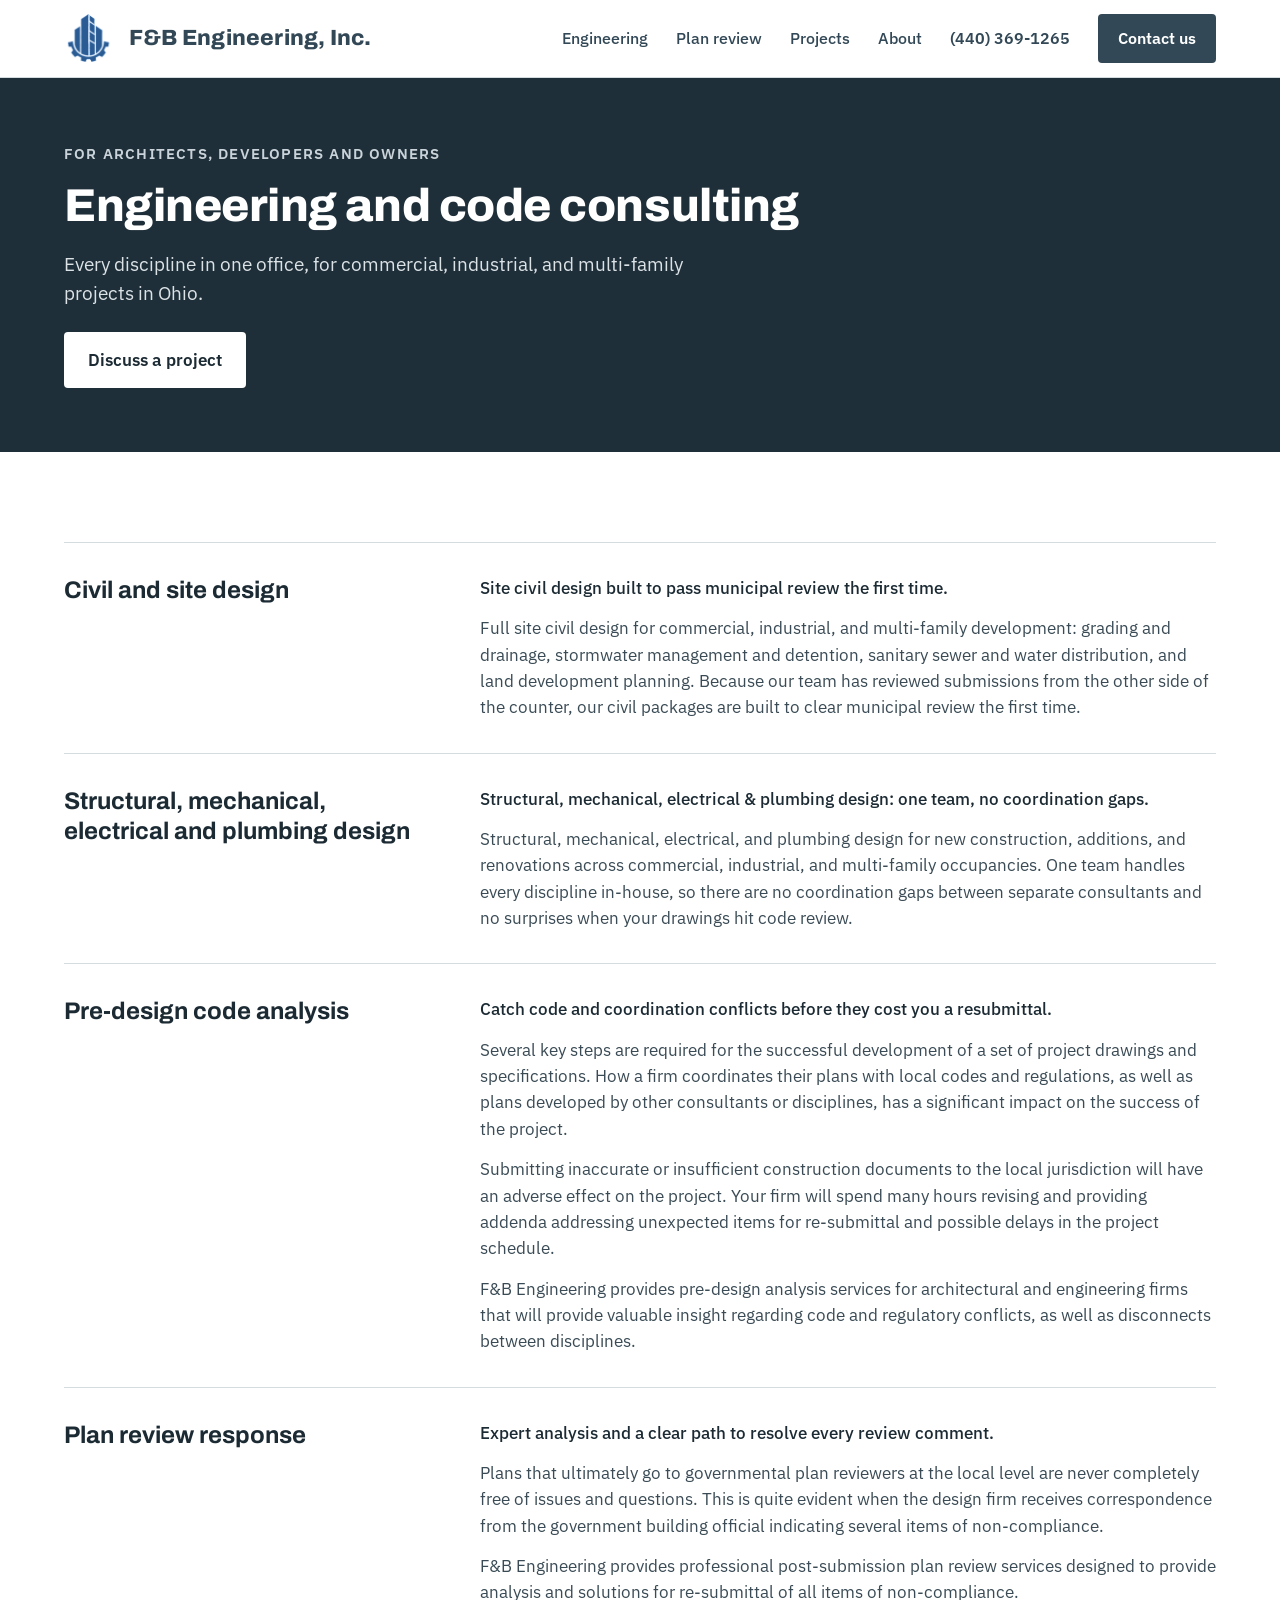
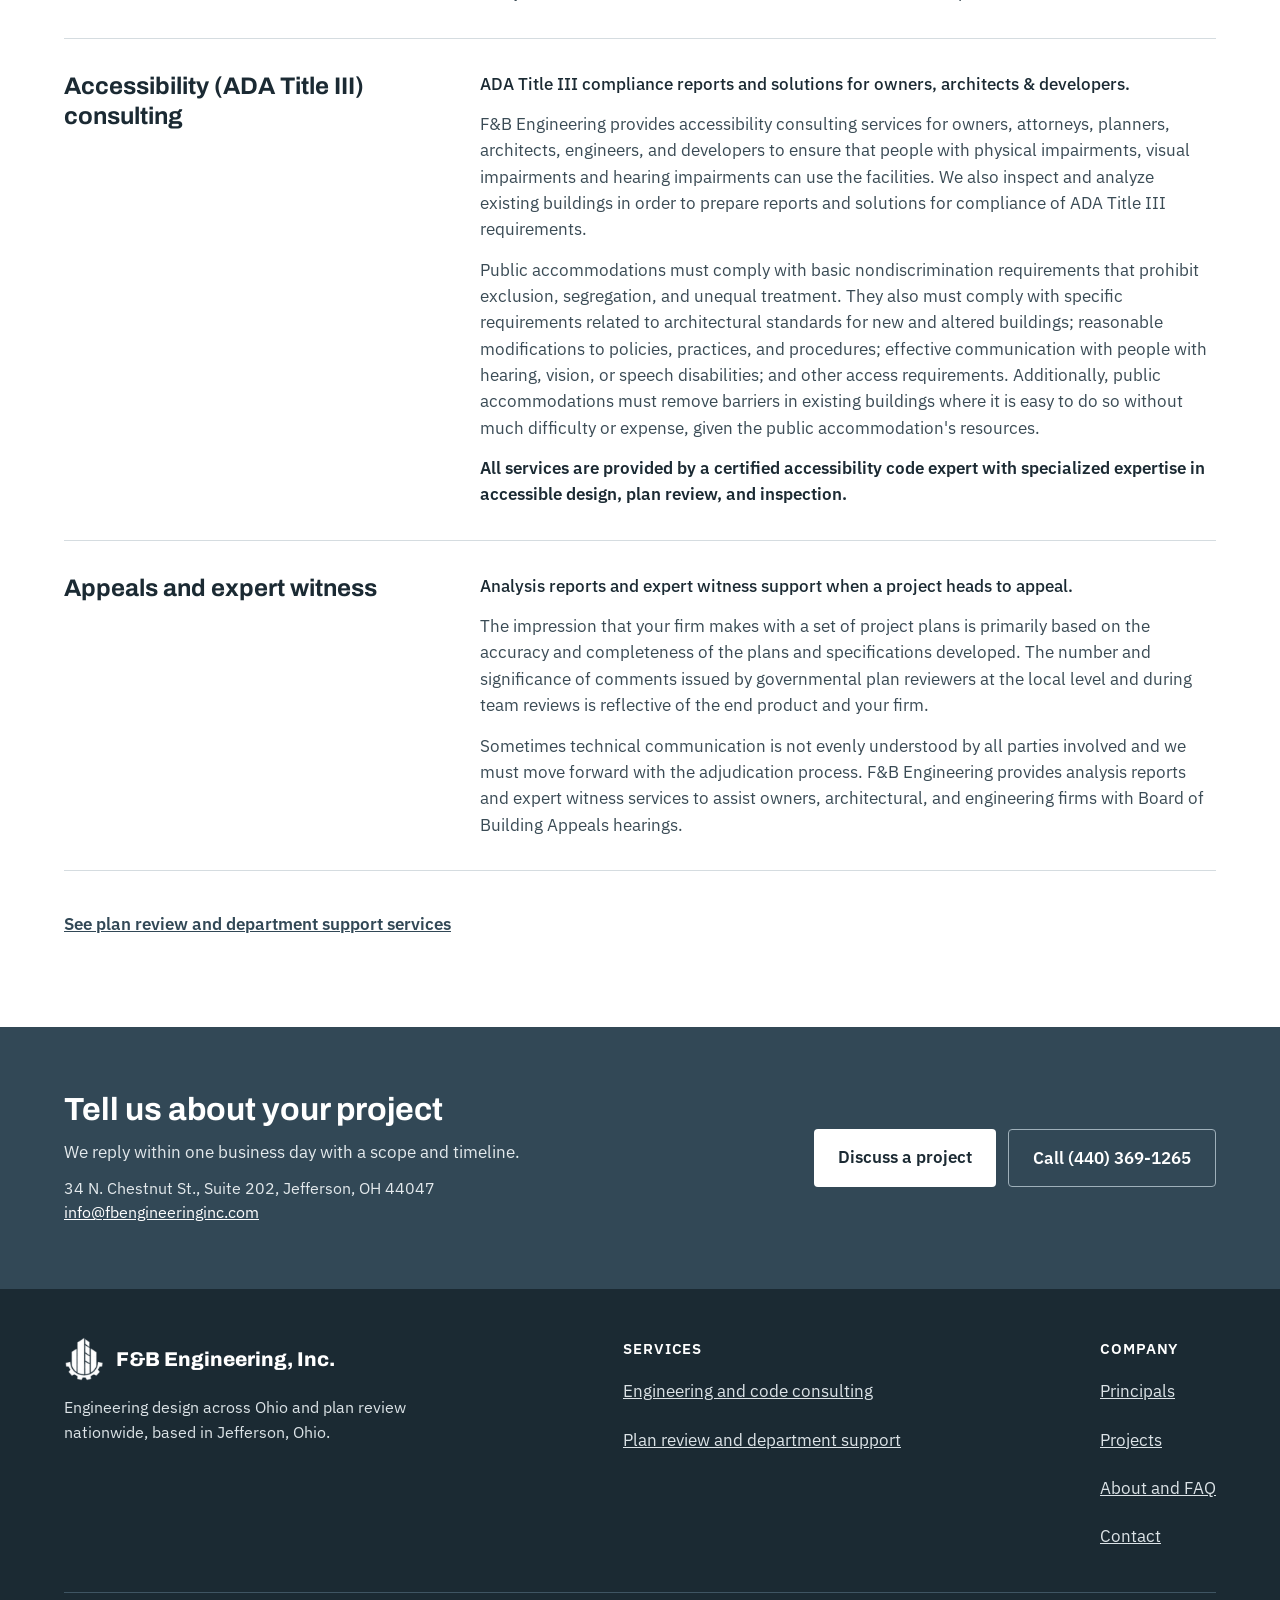
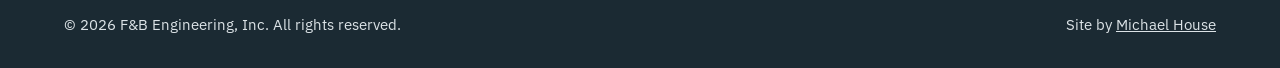
<file: engineering.html>
<!DOCTYPE html>
<html lang="en">
<head>
<meta charset="utf-8">
<meta name="viewport" content="width=device-width, initial-scale=1">
<title>Engineering and Code Consulting | F&amp;B Engineering, Inc.</title>
<meta name="description" content="Civil, structural, and MEP design, pre-design code analysis, plan review response, ADA Title III consulting, and expert witness services for commercial, industrial, and multi-family projects in Ohio.">
<meta name="theme-color" content="#1F2F39">
<link rel="canonical" href="https://www.fbengineeringinc.com/engineering.html">
<meta property="og:type" content="website">
<meta property="og:site_name" content="F&amp;B Engineering, Inc.">
<meta property="og:title" content="Engineering and Code Consulting | F&amp;B Engineering, Inc.">
<meta property="og:description" content="Civil, structural, and MEP design, pre-design code analysis, plan review response, ADA Title III consulting, and expert witness services for commercial, industrial, and multi-family projects in Ohio.">
<meta property="og:url" content="https://www.fbengineeringinc.com/engineering.html">
<meta property="og:image" content="https://www.fbengineeringinc.com/og-image.jpg">
<meta property="og:image:width" content="1200">
<meta property="og:image:height" content="630">
<meta property="og:image:alt" content="F&amp;B Engineering, Inc. Ohio engineering and nationwide plan review.">
<meta name="twitter:card" content="summary_large_image">
<meta name="twitter:title" content="Engineering and Code Consulting | F&amp;B Engineering, Inc.">
<meta name="twitter:description" content="Civil, structural, and MEP design, pre-design code analysis, plan review response, ADA Title III consulting, and expert witness services for commercial, industrial, and multi-family projects in Ohio.">
<meta name="twitter:image" content="https://www.fbengineeringinc.com/og-image.jpg">
<meta name="robots" content="index, follow">
<link rel="icon" type="image/png" sizes="32x32" href="images/favicon-32.png">
<link rel="apple-touch-icon" sizes="180x180" href="images/apple-touch-icon.png">
<link rel="preconnect" href="https://fonts.googleapis.com">
<link rel="preconnect" href="https://fonts.gstatic.com" crossorigin>
<link rel="stylesheet" href="https://fonts.googleapis.com/css2?family=Archivo:wght@500;600;700;800&amp;family=IBM+Plex+Sans:wght@400;500;600&amp;display=swap">
<link rel="stylesheet" href="css/site.css">
<script type="application/ld+json">{"@context":"https://schema.org","@type":"ProfessionalService","name":"F&B Engineering","legalName":"F&B Engineering, Inc.","description":"Civil, structural, mechanical, electrical, and plumbing design across Ohio, and certified third-party plan review for building and fire departments nationwide.","foundingDate":"2021","url":"https://www.fbengineeringinc.com/","image":"https://www.fbengineeringinc.com/og-image.jpg","telephone":"+1-440-369-1265","email":"info@fbengineeringinc.com","address":{"@type":"PostalAddress","streetAddress":"34 N. Chestnut St., Suite 202","addressLocality":"Jefferson","addressRegion":"OH","postalCode":"44047","addressCountry":"US"},"areaServed":[{"@type":"State","name":"Ohio"},{"@type":"Country","name":"United States"}],"priceRange":"$$","openingHoursSpecification":{"@type":"OpeningHoursSpecification","dayOfWeek":["Monday","Tuesday","Wednesday","Thursday","Friday"],"opens":"09:00","closes":"17:00"}}</script>
</head>
<body>
<a class="skip" href="#main">Skip to main content</a>

<header class="site-header">
<div class="bar">
<a class="brand" href="index.html">
<img src="images/logo-blue.png" alt="" width="53" height="48">
<span>F&amp;B Engineering, Inc.</span>
</a>
<nav class="nav" aria-label="Main">
<a href="index.html#engineering">Engineering</a>
<a href="index.html#plan-review">Plan review</a>
<a href="index.html#projects">Projects</a>
<a href="about.html">About</a>
<a href="tel:+14403691265" class="tel">(440) 369-1265</a>
<a class="btn" href="contact.html">Contact us</a>
</nav>
</div>
</header>
<main id="main">

<section class="hero compact">
<div class="inner">
<div class="hero-copy">
<div class="eyebrow">For architects, developers and owners</div>
<h1>Engineering and code consulting</h1>
<p>Every discipline in one office, for commercial, industrial, and multi-family projects in Ohio.</p>
<div class="hero-actions">
<a class="btn btn-light" href="contact.html">Discuss a project</a>
</div>
</div>
</div>
</section>

<section class="section">
<div class="inner">
<div class="details">
<section class="detail" id="civil">
<h2>Civil and site design</h2>
<div class="detail-body">
<p class="lead">Site civil design built to pass municipal review the first time.</p>
<p>Full site civil design for commercial, industrial, and multi-family development: grading and drainage, stormwater management and detention, sanitary sewer and water distribution, and land development planning. Because our team has reviewed submissions from the other side of the counter, our civil packages are built to clear municipal review the first time.</p>
</div>
</section>
<section class="detail" id="building">
<h2>Structural, mechanical, electrical and plumbing design</h2>
<div class="detail-body">
<p class="lead">Structural, mechanical, electrical &amp; plumbing design: one team, no coordination gaps.</p>
<p>Structural, mechanical, electrical, and plumbing design for new construction, additions, and renovations across commercial, industrial, and multi-family occupancies. One team handles every discipline in-house, so there are no coordination gaps between separate consultants and no surprises when your drawings hit code review.</p>
</div>
</section>
<section class="detail" id="code-analysis">
<h2>Pre-design code analysis</h2>
<div class="detail-body">
<p class="lead">Catch code and coordination conflicts before they cost you a resubmittal.</p>
<p>Several key steps are required for the successful development of a set of project drawings and specifications. How a firm coordinates their plans with local codes and regulations, as well as plans developed by other consultants or disciplines, has a significant impact on the success of the project.</p>
<p>Submitting inaccurate or insufficient construction documents to the local jurisdiction will have an adverse effect on the project. Your firm will spend many hours revising and providing addenda addressing unexpected items for re-submittal and possible delays in the project schedule.</p>
<p>F&amp;B Engineering provides pre-design analysis services for architectural and engineering firms that will provide valuable insight regarding code and regulatory conflicts, as well as disconnects between disciplines.</p>
</div>
</section>
<section class="detail" id="review-response">
<h2>Plan review response</h2>
<div class="detail-body">
<p class="lead">Expert analysis and a clear path to resolve every review comment.</p>
<p>Plans that ultimately go to governmental plan reviewers at the local level are never completely free of issues and questions. This is quite evident when the design firm receives correspondence from the government building official indicating several items of non-compliance.</p>
<p>F&amp;B Engineering provides professional post-submission plan review services designed to provide analysis and solutions for re-submittal of all items of non-compliance.</p>
</div>
</section>
<section class="detail" id="accessibility">
<h2>Accessibility (ADA Title III) consulting</h2>
<div class="detail-body">
<p class="lead">ADA Title III compliance reports and solutions for owners, architects &amp; developers.</p>
<p>F&amp;B Engineering provides accessibility consulting services for owners, attorneys, planners, architects, engineers, and developers to ensure that people with physical impairments, visual impairments and hearing impairments can use the facilities. We also inspect and analyze existing buildings in order to prepare reports and solutions for compliance of ADA Title III requirements.</p>
<p>Public accommodations must comply with basic nondiscrimination requirements that prohibit exclusion, segregation, and unequal treatment. They also must comply with specific requirements related to architectural standards for new and altered buildings; reasonable modifications to policies, practices, and procedures; effective communication with people with hearing, vision, or speech disabilities; and other access requirements. Additionally, public accommodations must remove barriers in existing buildings where it is easy to do so without much difficulty or expense, given the public accommodation's resources.</p>
<p><strong>All services are provided by a certified accessibility code expert with specialized expertise in accessible design, plan review, and inspection.</strong></p>
</div>
</section>
<section class="detail" id="appeals">
<h2>Appeals and expert witness</h2>
<div class="detail-body">
<p class="lead">Analysis reports and expert witness support when a project heads to appeal.</p>
<p>The impression that your firm makes with a set of project plans is primarily based on the accuracy and completeness of the plans and specifications developed. The number and significance of comments issued by governmental plan reviewers at the local level and during team reviews is reflective of the end product and your firm.</p>
<p>Sometimes technical communication is not evenly understood by all parties involved and we must move forward with the adjudication process. F&amp;B Engineering provides analysis reports and expert witness services to assist owners, architectural, and engineering firms with Board of Building Appeals hearings.</p>
</div>
</section>
</div>
<p><a class="more" href="plan-review.html">See plan review and department support services</a></p>
</div>
</section>

<section class="cta" aria-labelledby="cta-title">
<div class="cta-inner">
<div class="cta-copy">
<h2 id="cta-title">Tell us about your project</h2>
<p>We reply within one business day with a scope and timeline.</p>
<p class="cta-office">34 N. Chestnut St., Suite 202, Jefferson, OH 44047<br><a href="mailto:info@fbengineeringinc.com">info@fbengineeringinc.com</a></p>
</div>
<div class="cta-actions">
<a class="btn btn-light" href="contact.html">Discuss a project</a>
<a class="btn btn-outline" href="tel:+14403691265">Call (440) 369-1265</a>
</div>
</div>
</section>
</main>

<footer class="site-footer">
<div class="footer-inner">
<div class="footer-top">
<div class="footer-brand">
<div class="brand">
<img src="images/logo-mark-white.png" alt="" width="40" height="44" loading="lazy">
<span>F&amp;B Engineering, Inc.</span>
</div>
<p>Engineering design across Ohio and plan review nationwide, based in Jefferson, Ohio.</p>
</div>
<div class="footer-col">
<h2>Services</h2>
<a href="index.html#engineering">Engineering and code consulting</a>
<a href="index.html#plan-review">Plan review and department support</a>
</div>
<div class="footer-col">
<h2>Company</h2>
<a href="about.html#principals">Principals</a>
<a href="index.html#projects">Projects</a>
<a href="about.html">About and FAQ</a>
<a href="contact.html">Contact</a>
</div>
</div>
<div class="footer-bottom">
<span>&copy; 2026 F&amp;B Engineering, Inc. All rights reserved.</span>
<span>Site by <a href="https://michaelhouse.dev/" target="_blank" rel="noopener">Michael House</a></span>
</div>
</div>
</footer>
</body>
</html>
</file>
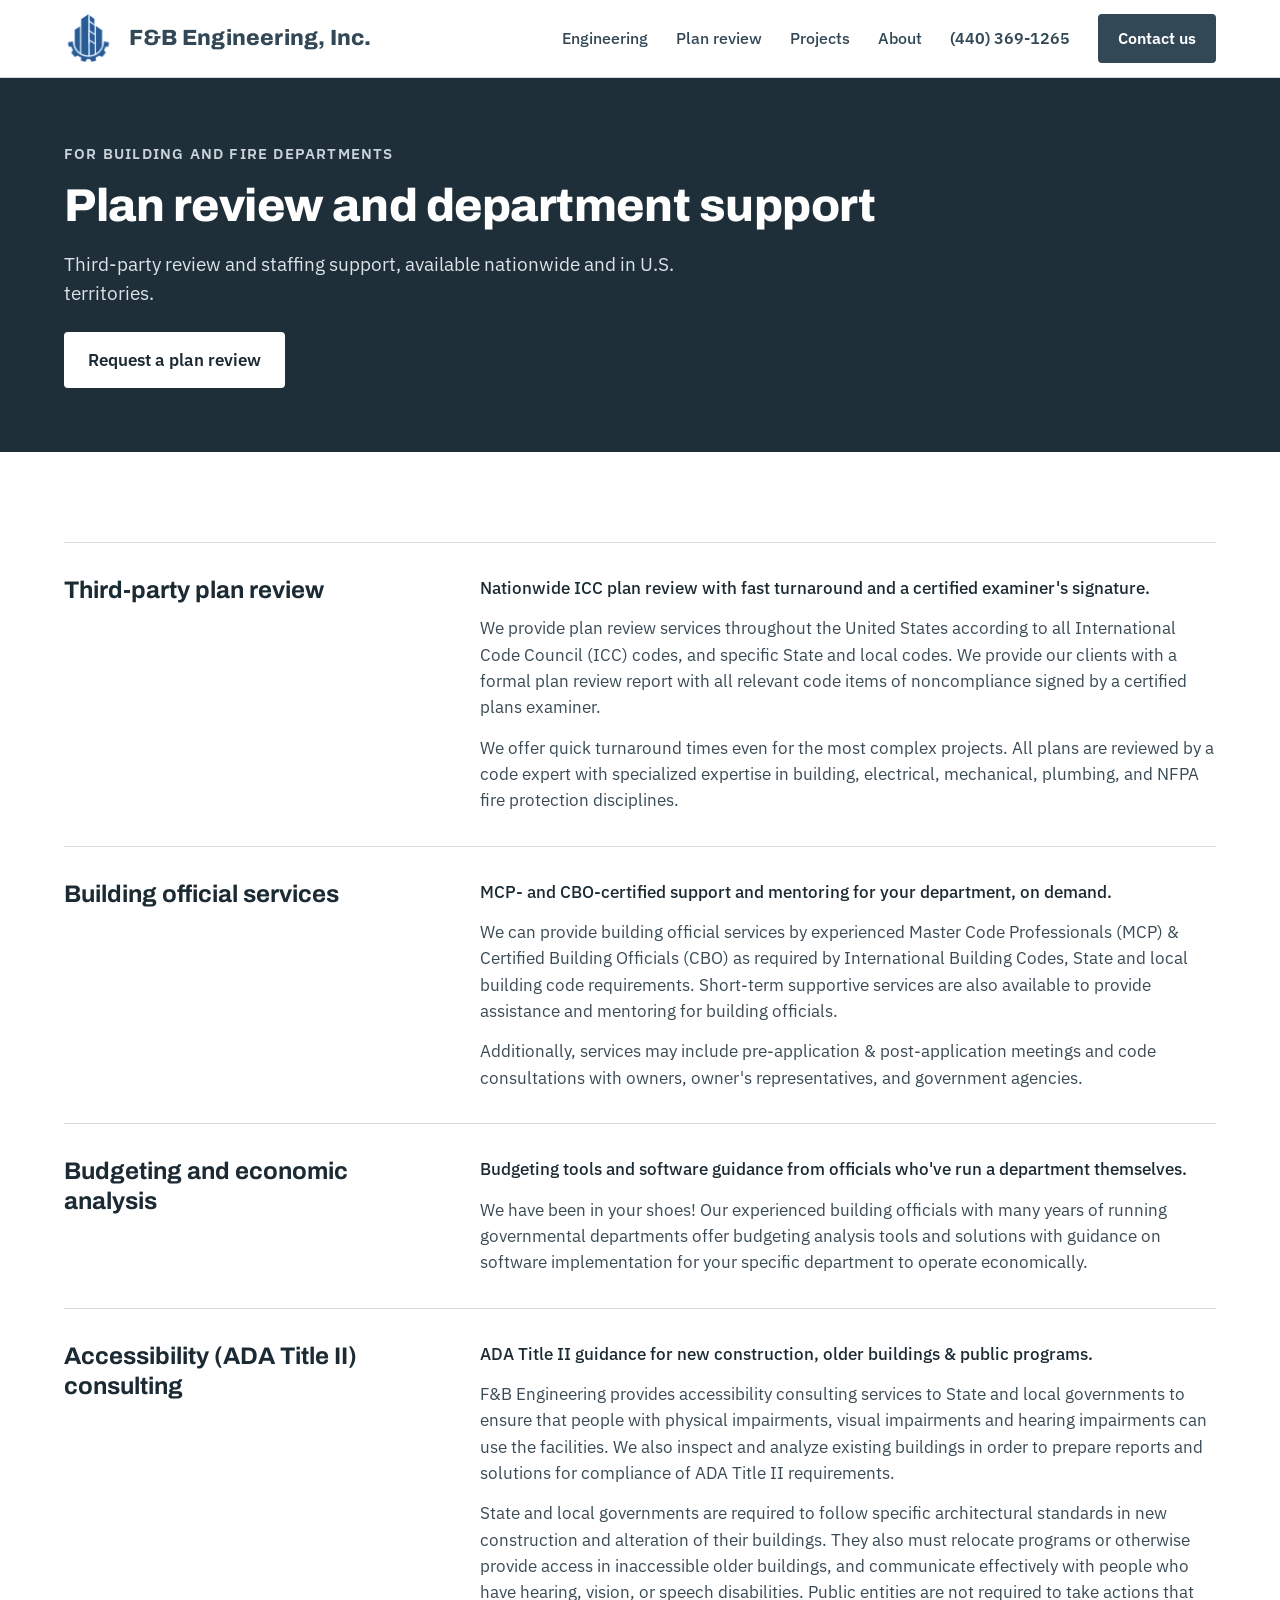
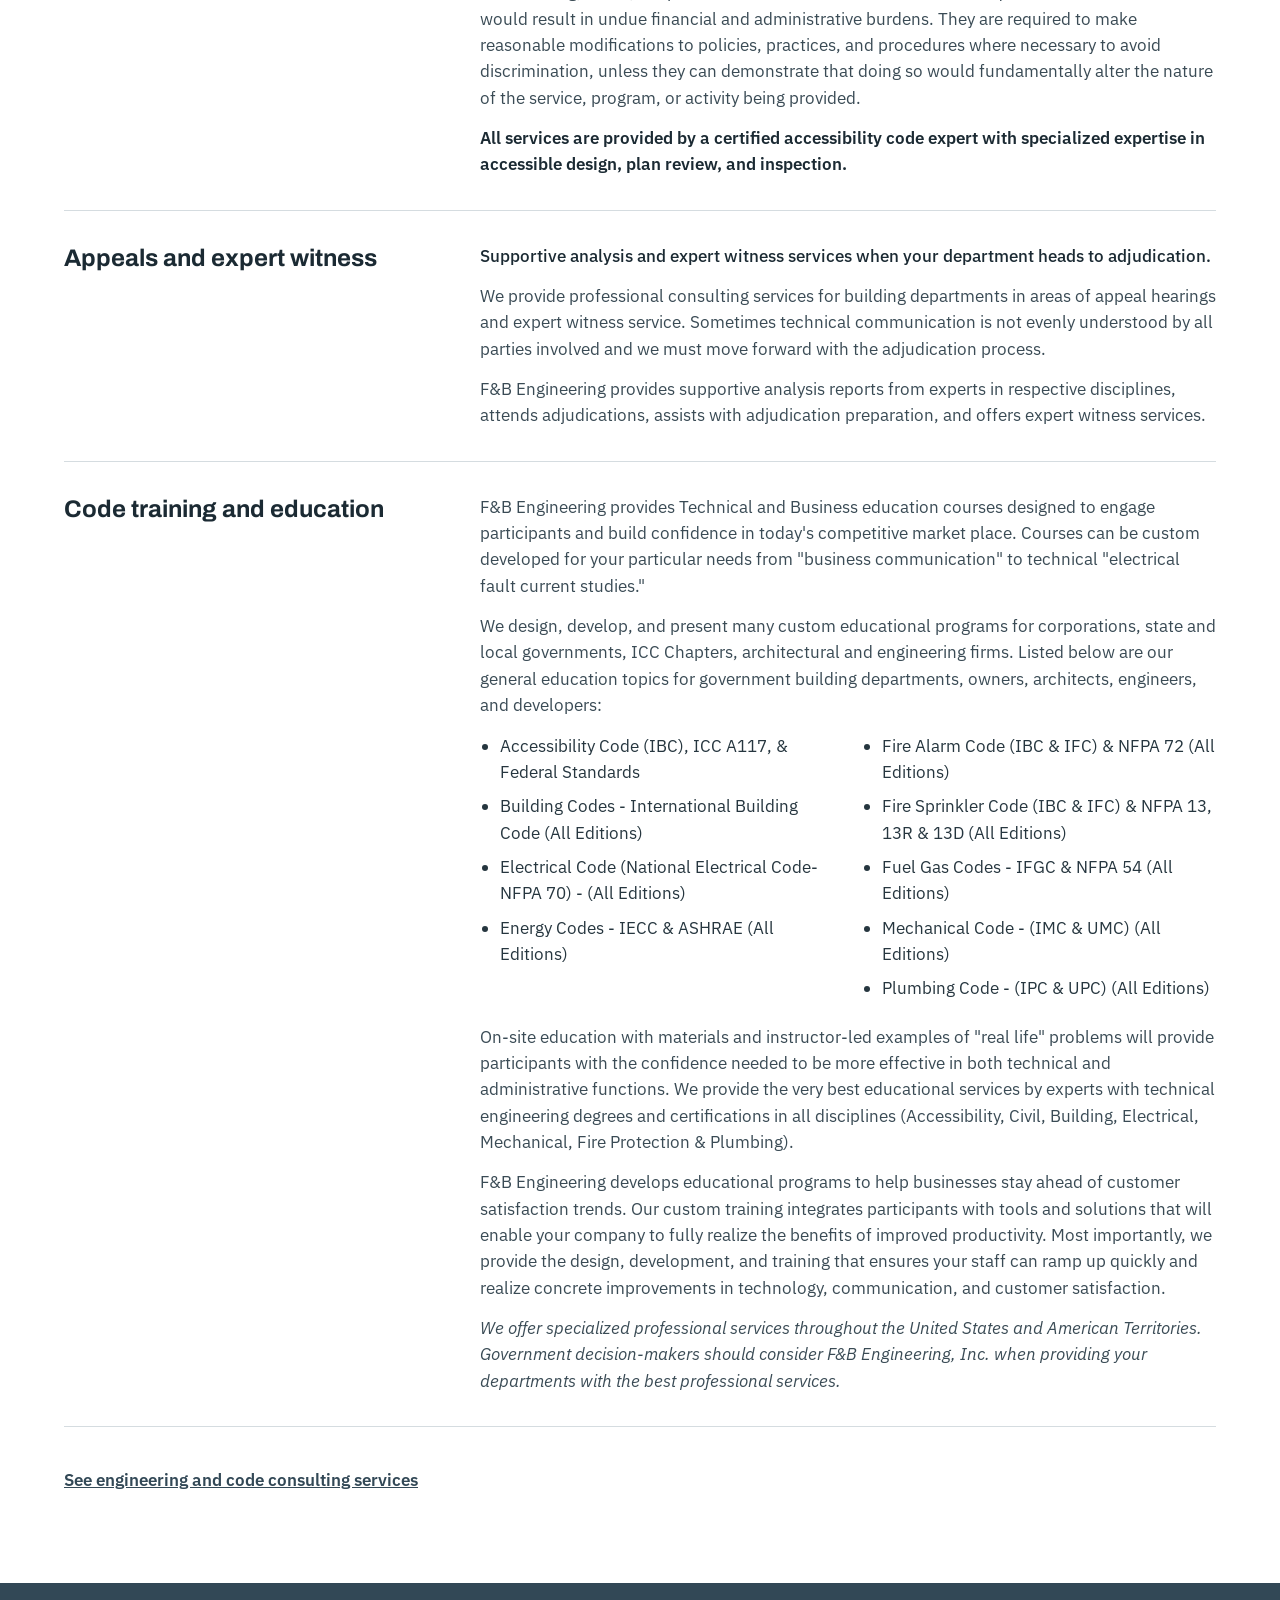
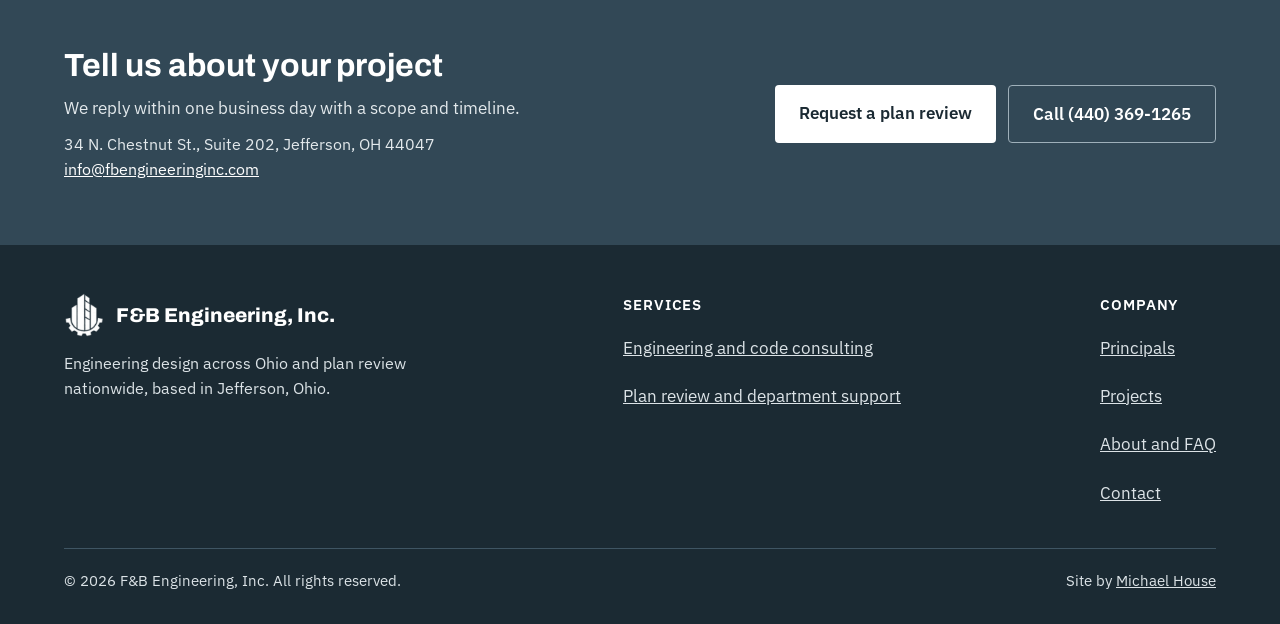
<file: plan-review.html>
<!DOCTYPE html>
<html lang="en">
<head>
<meta charset="utf-8">
<meta name="viewport" content="width=device-width, initial-scale=1">
<title>Plan Review and Department Support | F&amp;B Engineering, Inc.</title>
<meta name="description" content="Third-party plan review, building official services, budgeting analysis, ADA Title II consulting, appeals support, and code training for building and fire departments nationwide.">
<meta name="theme-color" content="#1F2F39">
<link rel="canonical" href="https://www.fbengineeringinc.com/plan-review.html">
<meta property="og:type" content="website">
<meta property="og:site_name" content="F&amp;B Engineering, Inc.">
<meta property="og:title" content="Plan Review and Department Support | F&amp;B Engineering, Inc.">
<meta property="og:description" content="Third-party plan review, building official services, budgeting analysis, ADA Title II consulting, appeals support, and code training for building and fire departments nationwide.">
<meta property="og:url" content="https://www.fbengineeringinc.com/plan-review.html">
<meta property="og:image" content="https://www.fbengineeringinc.com/og-image.jpg">
<meta property="og:image:width" content="1200">
<meta property="og:image:height" content="630">
<meta property="og:image:alt" content="F&amp;B Engineering, Inc. Ohio engineering and nationwide plan review.">
<meta name="twitter:card" content="summary_large_image">
<meta name="twitter:title" content="Plan Review and Department Support | F&amp;B Engineering, Inc.">
<meta name="twitter:description" content="Third-party plan review, building official services, budgeting analysis, ADA Title II consulting, appeals support, and code training for building and fire departments nationwide.">
<meta name="twitter:image" content="https://www.fbengineeringinc.com/og-image.jpg">
<meta name="robots" content="index, follow">
<link rel="icon" type="image/png" sizes="32x32" href="images/favicon-32.png">
<link rel="apple-touch-icon" sizes="180x180" href="images/apple-touch-icon.png">
<link rel="preconnect" href="https://fonts.googleapis.com">
<link rel="preconnect" href="https://fonts.gstatic.com" crossorigin>
<link rel="stylesheet" href="https://fonts.googleapis.com/css2?family=Archivo:wght@500;600;700;800&amp;family=IBM+Plex+Sans:wght@400;500;600&amp;display=swap">
<link rel="stylesheet" href="css/site.css">
<script type="application/ld+json">{"@context":"https://schema.org","@type":"ProfessionalService","name":"F&B Engineering","legalName":"F&B Engineering, Inc.","description":"Civil, structural, mechanical, electrical, and plumbing design across Ohio, and certified third-party plan review for building and fire departments nationwide.","foundingDate":"2021","url":"https://www.fbengineeringinc.com/","image":"https://www.fbengineeringinc.com/og-image.jpg","telephone":"+1-440-369-1265","email":"info@fbengineeringinc.com","address":{"@type":"PostalAddress","streetAddress":"34 N. Chestnut St., Suite 202","addressLocality":"Jefferson","addressRegion":"OH","postalCode":"44047","addressCountry":"US"},"areaServed":[{"@type":"State","name":"Ohio"},{"@type":"Country","name":"United States"}],"priceRange":"$$","openingHoursSpecification":{"@type":"OpeningHoursSpecification","dayOfWeek":["Monday","Tuesday","Wednesday","Thursday","Friday"],"opens":"09:00","closes":"17:00"}}</script>
</head>
<body>
<a class="skip" href="#main">Skip to main content</a>

<header class="site-header">
<div class="bar">
<a class="brand" href="index.html">
<img src="images/logo-blue.png" alt="" width="53" height="48">
<span>F&amp;B Engineering, Inc.</span>
</a>
<nav class="nav" aria-label="Main">
<a href="index.html#engineering">Engineering</a>
<a href="index.html#plan-review">Plan review</a>
<a href="index.html#projects">Projects</a>
<a href="about.html">About</a>
<a href="tel:+14403691265" class="tel">(440) 369-1265</a>
<a class="btn" href="contact.html">Contact us</a>
</nav>
</div>
</header>
<main id="main">

<section class="hero compact">
<div class="inner">
<div class="hero-copy">
<div class="eyebrow">For building and fire departments</div>
<h1>Plan review and department support</h1>
<p>Third-party review and staffing support, available nationwide and in U.S. territories.</p>
<div class="hero-actions">
<a class="btn btn-light" href="contact.html">Request a plan review</a>
</div>
</div>
</div>
</section>

<section class="section">
<div class="inner">
<div class="details">
<section class="detail" id="plan-review">
<h2>Third-party plan review</h2>
<div class="detail-body">
<p class="lead">Nationwide ICC plan review with fast turnaround and a certified examiner's signature.</p>
<p>We provide plan review services throughout the United States according to all International Code Council (ICC) codes, and specific State and local codes. We provide our clients with a formal plan review report with all relevant code items of noncompliance signed by a certified plans examiner.</p>
<p>We offer quick turnaround times even for the most complex projects. All plans are reviewed by a code expert with specialized expertise in building, electrical, mechanical, plumbing, and NFPA fire protection disciplines.</p>
</div>
</section>
<section class="detail" id="building-official">
<h2>Building official services</h2>
<div class="detail-body">
<p class="lead">MCP- and CBO-certified support and mentoring for your department, on demand.</p>
<p>We can provide building official services by experienced Master Code Professionals (MCP) &amp; Certified Building Officials (CBO) as required by International Building Codes, State and local building code requirements. Short-term supportive services are also available to provide assistance and mentoring for building officials.</p>
<p>Additionally, services may include pre-application &amp; post-application meetings and code consultations with owners, owner's representatives, and government agencies.</p>
</div>
</section>
<section class="detail" id="budgeting">
<h2>Budgeting and economic analysis</h2>
<div class="detail-body">
<p class="lead">Budgeting tools and software guidance from officials who've run a department themselves.</p>
<p>We have been in your shoes! Our experienced building officials with many years of running governmental departments offer budgeting analysis tools and solutions with guidance on software implementation for your specific department to operate economically.</p>
</div>
</section>
<section class="detail" id="accessibility">
<h2>Accessibility (ADA Title II) consulting</h2>
<div class="detail-body">
<p class="lead">ADA Title II guidance for new construction, older buildings &amp; public programs.</p>
<p>F&amp;B Engineering provides accessibility consulting services to State and local governments to ensure that people with physical impairments, visual impairments and hearing impairments can use the facilities. We also inspect and analyze existing buildings in order to prepare reports and solutions for compliance of ADA Title II requirements.</p>
<p>State and local governments are required to follow specific architectural standards in new construction and alteration of their buildings. They also must relocate programs or otherwise provide access in inaccessible older buildings, and communicate effectively with people who have hearing, vision, or speech disabilities. Public entities are not required to take actions that would result in undue financial and administrative burdens. They are required to make reasonable modifications to policies, practices, and procedures where necessary to avoid discrimination, unless they can demonstrate that doing so would fundamentally alter the nature of the service, program, or activity being provided.</p>
<p><strong>All services are provided by a certified accessibility code expert with specialized expertise in accessible design, plan review, and inspection.</strong></p>
</div>
</section>
<section class="detail" id="appeals">
<h2>Appeals and expert witness</h2>
<div class="detail-body">
<p class="lead">Supportive analysis and expert witness services when your department heads to adjudication.</p>
<p>We provide professional consulting services for building departments in areas of appeal hearings and expert witness service. Sometimes technical communication is not evenly understood by all parties involved and we must move forward with the adjudication process.</p>
<p>F&amp;B Engineering provides supportive analysis reports from experts in respective disciplines, attends adjudications, assists with adjudication preparation, and offers expert witness services.</p>
</div>
</section>
<section class="detail" id="training">
<h2>Code training and education</h2>
<div class="detail-body">
<p>F&amp;B Engineering provides Technical and Business education courses designed to engage participants and build confidence in today's competitive market place. Courses can be custom developed for your particular needs from "business communication" to technical "electrical fault current studies."</p>
<p>We design, develop, and present many custom educational programs for corporations, state and local governments, ICC Chapters, architectural and engineering firms. Listed below are our general education topics for government building departments, owners, architects, engineers, and developers:</p>
<ul class="topics">
<li>Accessibility Code (IBC), ICC A117, &amp; Federal Standards</li>
<li>Building Codes - International Building Code (All Editions)</li>
<li>Electrical Code (National Electrical Code-NFPA 70) - (All Editions)</li>
<li>Energy Codes - IECC &amp; ASHRAE (All Editions)</li>
<li>Fire Alarm Code (IBC &amp; IFC) &amp; NFPA 72 (All Editions)</li>
<li>Fire Sprinkler Code (IBC &amp; IFC) &amp; NFPA 13, 13R &amp; 13D (All Editions)</li>
<li>Fuel Gas Codes - IFGC &amp; NFPA 54 (All Editions)</li>
<li>Mechanical Code - (IMC &amp; UMC) (All Editions)</li>
<li>Plumbing Code - (IPC &amp; UPC) (All Editions)</li>
</ul>
<p>On-site education with materials and instructor-led examples of "real life" problems will provide participants with the confidence needed to be more effective in both technical and administrative functions. We provide the very best educational services by experts with technical engineering degrees and certifications in all disciplines (Accessibility, Civil, Building, Electrical, Mechanical, Fire Protection &amp; Plumbing).</p>
<p>F&amp;B Engineering develops educational programs to help businesses stay ahead of customer satisfaction trends. Our custom training integrates participants with tools and solutions that will enable your company to fully realize the benefits of improved productivity. Most importantly, we provide the design, development, and training that ensures your staff can ramp up quickly and realize concrete improvements in technology, communication, and customer satisfaction.</p>
<p><em>We offer specialized professional services throughout the United States and American Territories. Government decision-makers should consider F&amp;B Engineering, Inc. when providing your departments with the best professional services.</em></p>
</div>
</section>
</div>
<p><a class="more" href="engineering.html">See engineering and code consulting services</a></p>
</div>
</section>

<section class="cta" aria-labelledby="cta-title">
<div class="cta-inner">
<div class="cta-copy">
<h2 id="cta-title">Tell us about your project</h2>
<p>We reply within one business day with a scope and timeline.</p>
<p class="cta-office">34 N. Chestnut St., Suite 202, Jefferson, OH 44047<br><a href="mailto:info@fbengineeringinc.com">info@fbengineeringinc.com</a></p>
</div>
<div class="cta-actions">
<a class="btn btn-light" href="contact.html">Request a plan review</a>
<a class="btn btn-outline" href="tel:+14403691265">Call (440) 369-1265</a>
</div>
</div>
</section>
</main>

<footer class="site-footer">
<div class="footer-inner">
<div class="footer-top">
<div class="footer-brand">
<div class="brand">
<img src="images/logo-mark-white.png" alt="" width="40" height="44" loading="lazy">
<span>F&amp;B Engineering, Inc.</span>
</div>
<p>Engineering design across Ohio and plan review nationwide, based in Jefferson, Ohio.</p>
</div>
<div class="footer-col">
<h2>Services</h2>
<a href="index.html#engineering">Engineering and code consulting</a>
<a href="index.html#plan-review">Plan review and department support</a>
</div>
<div class="footer-col">
<h2>Company</h2>
<a href="about.html#principals">Principals</a>
<a href="index.html#projects">Projects</a>
<a href="about.html">About and FAQ</a>
<a href="contact.html">Contact</a>
</div>
</div>
<div class="footer-bottom">
<span>&copy; 2026 F&amp;B Engineering, Inc. All rights reserved.</span>
<span>Site by <a href="https://michaelhouse.dev/" target="_blank" rel="noopener">Michael House</a></span>
</div>
</div>
</footer>
</body>
</html>
</file>
<file: css/site.css>
:root {
  --ink: #1B2A33;
  --slate: #324856;
  --slate-deep: #1F2F39;
  --muted: #3A4B55;
  --label: #3F5563;
  --list: #26363F;
  --line: #D5DCE0;
  --surface: #F3F5F6;
  --field: #8698A2;
  --accent: #D08A3C;
  --pad: clamp(20px, 5vw, 80px);
  --sec: clamp(56px, 7vw, 96px);
  --head: 'Archivo', sans-serif;
}

*, *::before, *::after { box-sizing: border-box; }

html { -webkit-text-size-adjust: 100%; }

body {
  margin: 0;
  font-family: 'IBM Plex Sans', system-ui, sans-serif;
  font-size: 17px;
  line-height: 1.55;
  color: var(--ink);
  background: #fff;
}

h1, h2, h3, p, ul, dl, dd, figure { margin: 0; }
img { max-width: 100%; }
a { color: var(--slate); }
a:hover { color: var(--ink); }
:focus-visible { outline: 2px solid var(--slate); outline-offset: 3px; }
.hero :focus-visible, .glance :focus-visible, .cta :focus-visible, .site-footer :focus-visible { outline-color: var(--accent); }
[hidden] { display: none !important; }

.skip {
  position: absolute; left: 16px; top: -80px; z-index: 20;
  background: var(--slate); color: #fff; padding: 12px 18px; border-radius: 4px;
  font-weight: 600; text-decoration: none;
}
.skip:focus { top: 12px; color: #fff; }

.eyebrow {
  font-size: 15px; font-weight: 600; letter-spacing: .08em;
  text-transform: uppercase; color: var(--label);
}

.btn {
  display: inline-block; font: inherit; font-weight: 600; text-decoration: none;
  background: var(--slate); color: #fff; border: 0; border-radius: 4px;
  padding: 14px 22px; cursor: pointer; white-space: nowrap;
}
.btn:hover { color: #fff; }
.btn[disabled] { opacity: .65; cursor: default; }
.btn-light { background: #fff; color: var(--ink); padding: 15px 24px; }
.btn-light:hover { color: var(--ink); }
.btn-outline { background: transparent; border: 1.5px solid #9FB0BA; padding: 15px 24px; }

/* header */
.site-header { background: #fff; border-bottom: 1px solid var(--line); padding: 14px var(--pad); }
.bar {
  max-width: 1200px; margin: 0 auto; display: flex; flex-wrap: wrap;
  align-items: center; justify-content: space-between; gap: 16px 22px;
}
.brand {
  display: flex; align-items: center; gap: 12px; text-decoration: none;
  font-family: var(--head); font-weight: 800; font-size: 22px;
  letter-spacing: .01em; color: var(--slate);
}
.brand:hover { color: var(--slate); }
.brand img { width: 53px; height: 48px; flex: none; }
.nav { display: flex; flex-wrap: wrap; align-items: center; gap: 8px 28px; font-size: 16px; font-weight: 500; }
.nav a { text-decoration: none; padding: 12px 0; }
.nav .tel { font-weight: 600; white-space: nowrap; }
.nav .btn { padding: 12px 20px; }
@media (max-width: 359px) {
  .brand { font-size: 19px; gap: 10px; }
  .brand img { width: 44px; height: 40px; }
}

/* hero */
.hero { background: var(--slate-deep); color: #fff; padding: clamp(48px, 7vw, 96px) var(--pad); }
.hero-grid {
  max-width: 1200px; margin: 0 auto; display: grid; align-items: center; gap: 48px;
  grid-template-columns: repeat(auto-fit, minmax(min(300px, 100%), 1fr));
}
.hero-copy { display: flex; flex-direction: column; gap: 24px; }
.hero .eyebrow { color: #C9D3D9; }
.hero h1 {
  font-family: var(--head); font-weight: 800; font-size: clamp(34px, 4.6vw, 58px);
  line-height: 1.08; letter-spacing: -.01em;
}
.hero p { font-size: clamp(17px, 1.5vw, 20px); color: #DCE3E7; max-width: 34em; }
.hero-actions { display: flex; flex-wrap: wrap; gap: 12px; margin-top: 8px; }
.hero-photo {
  display: block; width: 100%; height: 420px; object-fit: cover;
  object-position: 38% 50%; border-radius: 6px;
}
.hero.compact { padding-block: clamp(40px, 5vw, 72px); }
.hero.compact .hero-copy { max-width: 820px; gap: 16px; }
.hero.compact h1 { font-size: clamp(30px, 3.8vw, 46px); line-height: 1.12; }

/* firm at a glance */
.glance { background: var(--slate); color: #fff; padding: 36px var(--pad); }
.glance ul {
  list-style: none; padding: 0; max-width: 1200px; margin: 0 auto; display: grid; gap: 28px 40px;
  grid-template-columns: repeat(auto-fit, minmax(min(210px, 100%), 1fr));
}
.glance li {
  display: flex; align-items: center; gap: 16px; padding-top: 16px;
  border-top: 3px solid var(--accent); font-weight: 500; line-height: 1.4;
}
.glance img { width: 39px; height: 56px; flex: none; }

/* sections */
.section { padding: var(--sec) var(--pad); }
.section.alt { background: var(--surface); }
.inner { max-width: 1200px; margin: 0 auto; display: flex; flex-direction: column; gap: 40px; }
.intro { display: flex; flex-direction: column; gap: 12px; max-width: 760px; }
.intro p { color: var(--muted); }
h2, .title { font-family: var(--head); font-weight: 700; font-size: clamp(28px, 3.2vw, 40px); line-height: 1.15; }
.cols {
  display: grid; gap: 24px; align-items: start;
  grid-template-columns: repeat(auto-fit, minmax(min(320px, 100%), 1fr));
}
section[id], article[id] { scroll-margin-top: 16px; }
#top { scroll-margin-top: 0; }

/* service cards */
.card {
  background: #fff; border: 1px solid var(--line); border-radius: 6px;
  padding: clamp(24px, 3vw, 40px); display: flex; flex-direction: column; gap: 24px;
}
.card-head { display: flex; flex-direction: column; gap: 8px; }
.card-head .eyebrow { letter-spacing: .06em; }
.card-head p { color: var(--muted); }
.card h3 { font-family: var(--head); font-weight: 700; font-size: 28px; line-height: 1.2; }
.rows { list-style: none; padding: 0; border-bottom: 1px solid var(--line); }
.rows li { padding: 16px 0; border-top: 1px solid var(--line); }
.rows strong { display: block; font-weight: 600; }
.rows span { display: block; color: var(--muted); font-size: 16px; }
.card-actions { display: flex; flex-wrap: wrap; align-items: center; gap: 12px 24px; }
.more { font-weight: 600; padding: 12px 0; }
.card-actions .more { white-space: nowrap; }

/* principals */
.bio {
  border: 1px solid var(--line); border-radius: 6px; background: #fff;
  padding: clamp(24px, 3vw, 36px); display: flex; flex-direction: column; gap: 20px;
}
.bio-head { display: flex; flex-wrap: wrap; align-items: center; gap: 20px; }
.bio-id { display: flex; flex-direction: column; gap: 4px; min-width: 200px; flex: 1; color: var(--muted); }
.bio-id h3 { font-family: var(--head); font-weight: 700; font-size: 26px; line-height: 1.2; color: var(--ink); }
.bio-id .lic { font-size: 16px; }
.bio ul { padding-left: 20px; display: flex; flex-direction: column; gap: 8px; color: var(--list); }
.headshot { width: 104px; height: 104px; flex: none; border-radius: 6px; object-fit: cover; border: 1px solid var(--line); }
.duo { display: flex; flex-wrap: wrap; align-items: center; gap: 32px 48px; }
.duo .intro { flex: 1 1 380px; min-width: 0; max-width: none; }
.duo figure { flex: 1 1 380px; min-width: 0; max-width: 560px; display: flex; flex-direction: column; gap: 10px; }
.duo img { display: block; width: 100%; height: auto; border-radius: 6px; }
.duo figcaption { font-size: 15px; color: var(--muted); }

/* projects */
.tiles { display: grid; gap: 24px; grid-template-columns: repeat(auto-fit, minmax(min(280px, 100%), 1fr)); }
.tile {
  background: #fff; border: 1px solid var(--line); border-radius: 6px;
  display: flex; flex-direction: column; overflow: hidden;
}
.tile img {
  display: block; width: 100%; height: auto; aspect-ratio: 3 / 2; object-fit: cover;
  background: #fff; border-bottom: 1px solid var(--line);
}
.tile > p { padding: 24px; color: var(--muted); font-size: 16px; }
.tile-body { padding: 24px; display: flex; flex-direction: column; gap: 8px; }
.tile-body .eyebrow { letter-spacing: .06em; }
.tile-body h4 { margin: 0; font-family: var(--head); font-weight: 700; font-size: 22px; line-height: 1.25; }
.tile-body p { color: var(--muted); font-size: 16px; }
.subhead { font-family: var(--head); font-weight: 700; font-size: 26px; line-height: 1.2; }

/* contact */
.contact { max-width: 1200px; margin: 0 auto; display: flex; flex-wrap: wrap; gap: 48px; }
.contact-main { flex: 999 1 520px; min-width: 0; display: flex; flex-direction: column; gap: 28px; }
.form { display: grid; gap: 20px; grid-template-columns: repeat(auto-fit, minmax(min(240px, 100%), 1fr)); }
.field { display: flex; flex-direction: column; gap: 6px; min-width: 0; }
.wide { grid-column: 1 / -1; }
.field label { font-size: 15px; font-weight: 600; color: var(--list); }
.field input, .field select, .field textarea {
  font: inherit; width: 100%; padding: 13px 14px; color: var(--ink); background: #fff;
  border: 1px solid var(--field); border-radius: 4px;
}
.field textarea { resize: vertical; min-height: 140px; }
.field input:focus-visible, .field select:focus-visible, .field textarea:focus-visible {
  outline: 2px solid var(--slate); outline-offset: 0; border-color: var(--slate);
}
.trap { position: absolute; left: -9999px; width: 1px; height: 1px; overflow: hidden; }
.form .btn { padding: 15px 26px; }
.form-note { color: var(--muted); font-size: 16px; }
.form-error { color: #A12D22; font-size: 16px; }
.form-done {
  border: 1px solid var(--line); border-left: 4px solid var(--accent); border-radius: 6px;
  background: var(--surface); padding: 24px 28px; display: flex; flex-direction: column; gap: 6px;
}
.form-done h2, .form-done h3 { font-family: var(--head); font-weight: 700; font-size: 22px; line-height: 1.55; }
.form-done p { color: var(--muted); }
.office {
  flex: 1 1 300px; min-width: 0; box-sizing: content-box; align-self: flex-start; background: var(--surface);
  border: 1px solid var(--line); border-radius: 6px; padding: clamp(24px, 3vw, 36px);
  display: flex; flex-direction: column; gap: 20px;
}
.office img { display: block; width: 100%; height: auto; aspect-ratio: 4 / 3; object-fit: cover; border-radius: 4px; }
.office h2, .office h3 { font-family: var(--head); font-weight: 700; font-size: 22px; line-height: 1.55; }
.office dl { display: flex; flex-direction: column; gap: 20px; }
.office dt { font-size: 15px; font-weight: 600; color: var(--label); margin-bottom: 4px; }
.office dd a { display: block; padding: 8px 0; overflow-wrap: anywhere; }
.office .phone { font-size: 20px; font-weight: 600; text-decoration: none; }

/* service detail pages */
.details { border-bottom: 1px solid var(--line); }
.detail {
  display: grid; gap: 12px 48px; padding: 32px 0; border-top: 1px solid var(--line);
  grid-template-columns: minmax(0, 1fr) minmax(0, 2fr);
}
.detail h2 { font-size: 24px; line-height: 1.25; }
.detail-body { display: flex; flex-direction: column; gap: 14px; color: var(--muted); }
.detail-body .lead { color: var(--ink); font-weight: 500; }
.detail-body strong { color: var(--ink); font-weight: 600; }
.topics { padding-left: 20px; columns: 2 260px; column-gap: 48px; color: var(--list); }
.topics li { break-inside: avoid; padding-bottom: 8px; }
@media (max-width: 800px) {
  .detail { grid-template-columns: 1fr; padding: 28px 0; }
}

/* about */
.creds { list-style: none; padding: 0; display: grid; gap: 24px; grid-template-columns: repeat(auto-fit, minmax(min(210px, 100%), 1fr)); }
.creds li {
  background: #fff; border: 1px solid var(--line); border-top: 3px solid var(--accent);
  border-radius: 6px; padding: 24px; display: flex; flex-direction: column; gap: 6px; color: var(--muted);
}
.creds strong { font-family: var(--head); font-weight: 700; font-size: 26px; line-height: 1.2; color: var(--ink); }
.note { background: #fff; border: 1px solid var(--line); border-radius: 6px; padding: clamp(24px, 3vw, 36px); display: flex; flex-direction: column; gap: 10px; }
.note h3 { font-family: var(--head); font-weight: 700; font-size: 22px; line-height: 1.25; }
.note p { color: var(--muted); }
.faq { max-width: 820px; border-bottom: 1px solid var(--line); }
.faq details { border-top: 1px solid var(--line); }
.faq summary {
  list-style: none; cursor: pointer; padding: 20px 0; font-weight: 600;
  display: flex; align-items: center; justify-content: space-between; gap: 20px;
}
.faq summary::-webkit-details-marker { display: none; }
.faq summary::after { content: '+'; flex: none; font-size: 24px; font-weight: 400; line-height: 1; color: var(--label); }
.faq details[open] summary::after { content: '\2212'; }
.faq details p { color: var(--muted); padding: 0 40px 22px 0; }

/* closing call to action */
.cta { background: var(--slate); color: #fff; padding: clamp(40px, 5vw, 64px) var(--pad); }
.cta-inner {
  max-width: 1200px; margin: 0 auto; display: flex; flex-wrap: wrap;
  align-items: center; justify-content: space-between; gap: 24px 48px;
}
.cta-copy { display: flex; flex-direction: column; gap: 10px; max-width: 640px; }
.cta h2 { font-size: clamp(24px, 2.6vw, 32px); line-height: 1.2; }
.cta p { color: #E3E9EC; }
.cta-office { font-size: 16px; }
.cta-office a { color: #fff; }
.cta-actions { display: flex; flex-wrap: wrap; gap: 12px; }

/* footer */
.site-footer { background: var(--ink); color: #DCE3E7; padding: 48px var(--pad) 32px; }
.footer-inner { max-width: 1200px; margin: 0 auto; display: flex; flex-direction: column; gap: 32px; }
.footer-top { display: flex; flex-wrap: wrap; justify-content: space-between; gap: 32px 64px; }
.footer-brand { display: flex; flex-direction: column; gap: 14px; max-width: 360px; font-size: 16px; }
.footer-brand .brand { color: #fff; font-size: 20px; letter-spacing: normal; gap: 12px; }
.footer-brand .brand img { width: 40px; height: 44px; }
.footer-col { display: flex; flex-direction: column; gap: 2px; }
.footer-col h2 {
  font-family: inherit; font-size: 15px; font-weight: 600; line-height: 1.55;
  letter-spacing: .06em; text-transform: uppercase; color: #fff; padding-bottom: 6px;
}
.footer-col a { color: #DCE3E7; padding: 10px 0; }
.footer-bottom {
  border-top: 1px solid var(--label); padding-top: 20px; font-size: 15px;
  display: flex; flex-wrap: wrap; justify-content: space-between; gap: 8px 24px;
}
.footer-bottom a { color: inherit; }

@media (prefers-reduced-motion: reduce) {
  * { transition: none !important; }
}

@media print {
  .skip { display: none; }
  .card, .bio, .tile, .note, .detail, .office, .creds li { break-inside: avoid; }
  .hero, .glance, .cta, .site-footer { -webkit-print-color-adjust: exact; print-color-adjust: exact; }
}
</file>
